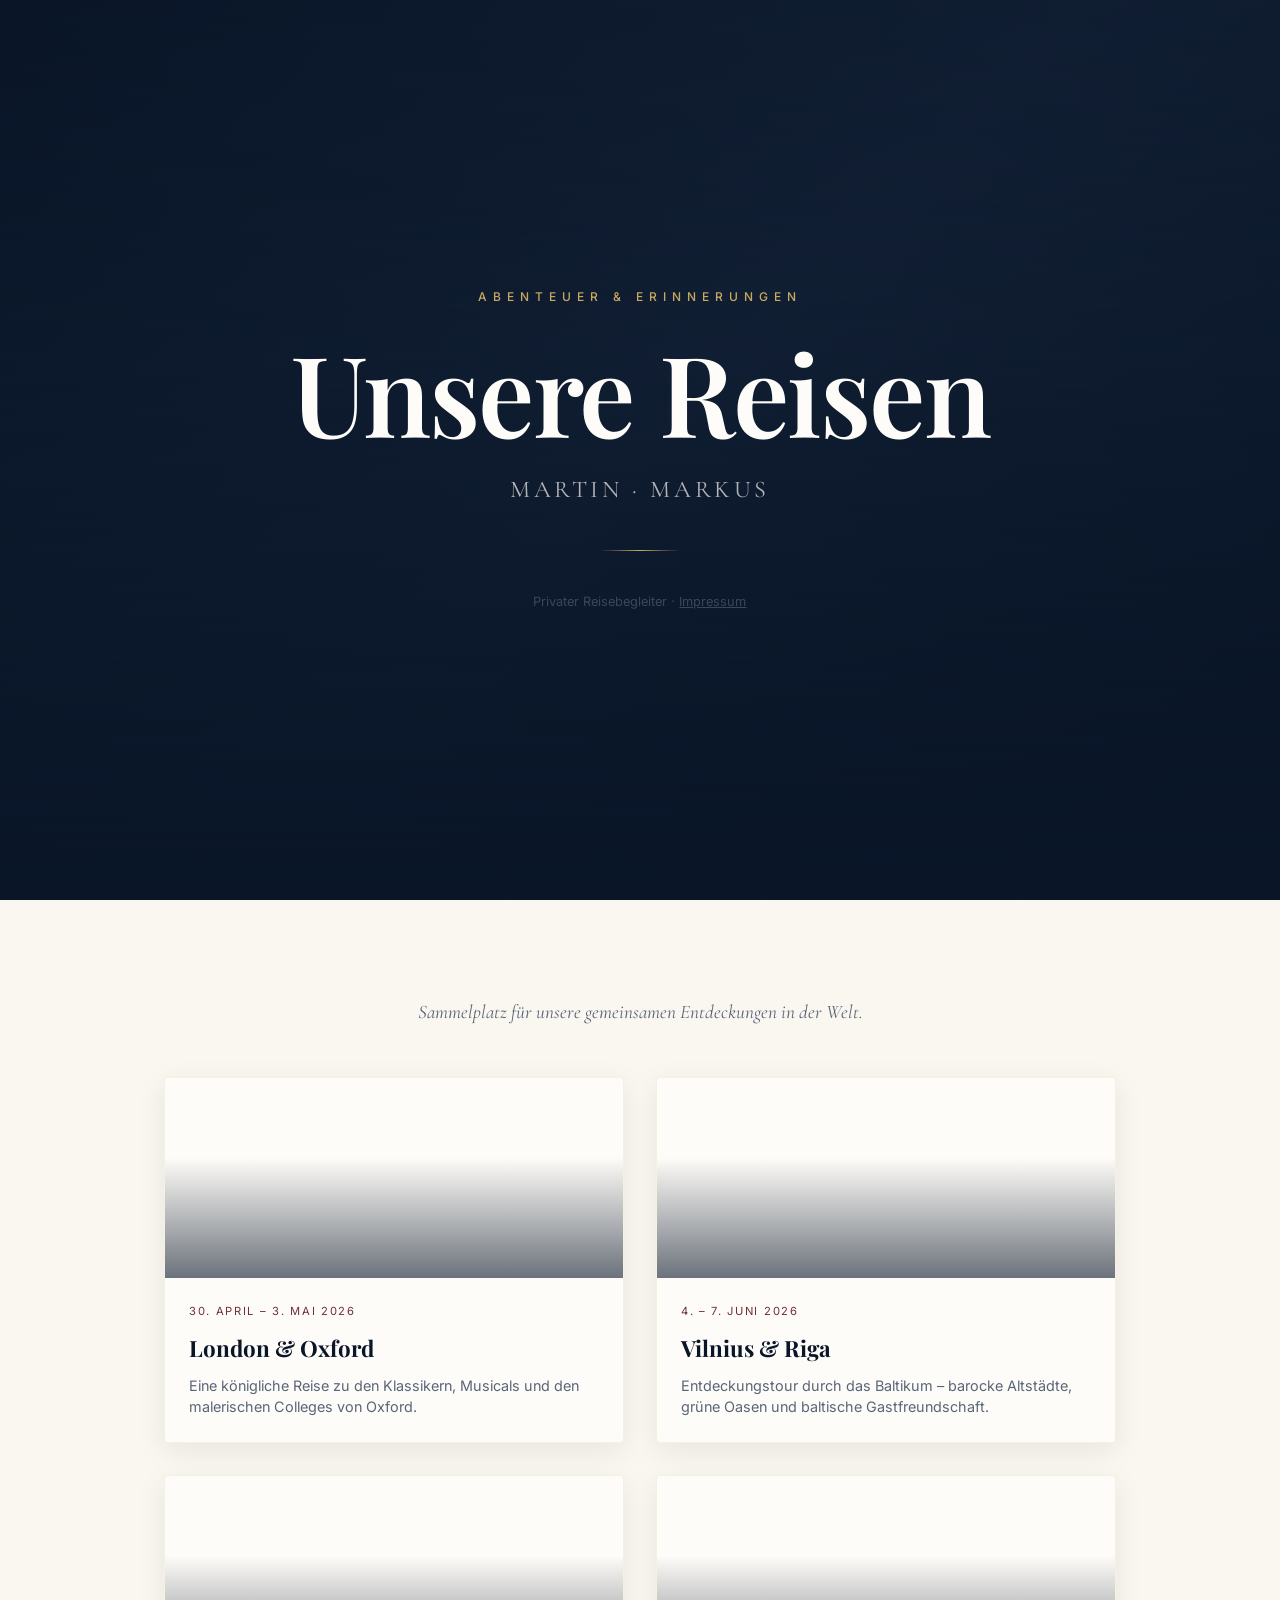
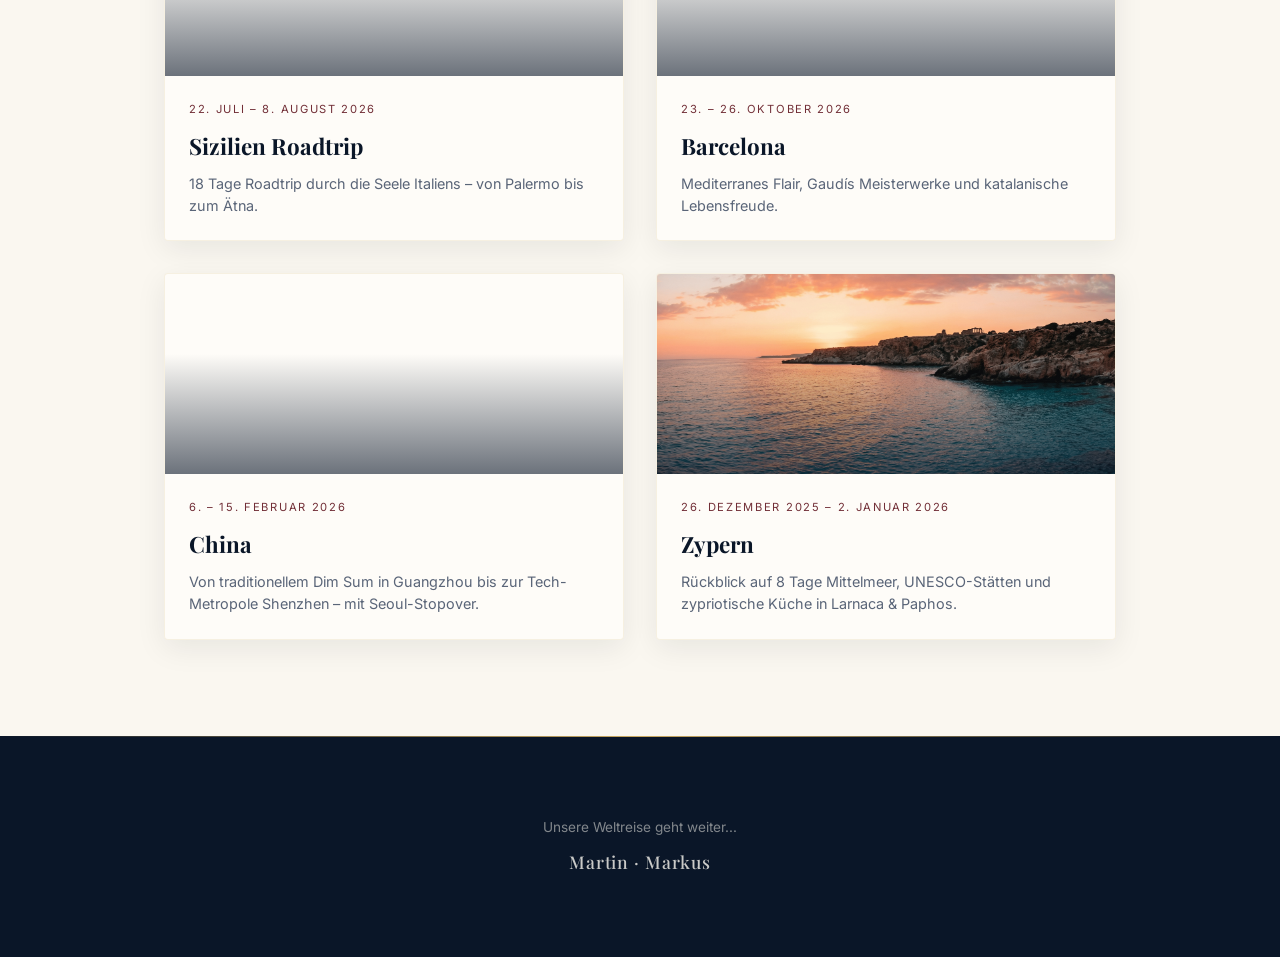
<file: index.html>
<!doctype html>
<html lang="de">
    <head>
        <meta charset="UTF-8" />
        <meta name="viewport" content="width=device-width, initial-scale=1.0" />
        <title>Unsere Reisen | Martin · Markus</title>
        <meta
            name="description"
            content="Reisepläne und Abenteuer von Martin · Markus"
        />
        <meta name="theme-color" content="#0A1628" />
        <link rel="manifest" href="manifest.json" />
        <link
            rel="icon"
            href="data:image/svg+xml,%3Csvg xmlns='http://www.w3.org/2000/svg' viewBox='0 0 100 100'%3E%3Ctext y='.9em' font-size='90'%3E🌍%3C/text%3E%3C/svg%3E"
        />
        <link rel="preconnect" href="https://fonts.googleapis.com" />
        <link rel="preconnect" href="https://fonts.gstatic.com" crossorigin />
        <link
            href="https://fonts.googleapis.com/css2?family=Cormorant+Garamond:ital,wght@0,400;0,500;0,600;0,700;1,400;1,500&family=Inter:wght@300;400;500;600&family=Playfair+Display:ital,wght@0,400;0,500;0,600;0,700;0,800;1,400;1,500&display=swap"
            rel="stylesheet"
        />
        <link rel="stylesheet" href="css/style.css" />
        <style>
            :root {
                --theme-primary: #0a1628;
                --theme-primary-light: #1a2a42;
                --theme-accent: #c9a962;
                --theme-secondary: #722f37;
                --hero-url: url("https://images.unsplash.com/photo-1488646953014-85cb44e25828?w=1920&q=80");
            }

            .trip-grid {
                display: grid;
                grid-template-columns: repeat(auto-fit, minmax(300px, 1fr));
                gap: 2rem;
                margin-top: 3rem;
            }

            .trip-card {
                background: var(--warm-white);
                border-radius: 4px;
                overflow: hidden;
                border: 1px solid rgba(201, 169, 98, 0.15);
                box-shadow: var(--shadow-md);
                transition: var(--transition-base);
                text-decoration: none;
                display: flex;
                flex-direction: column;
            }

            .trip-card:hover {
                transform: translateY(-10px);
                box-shadow: var(--shadow-accent);
                border-color: var(--theme-accent);
            }

            .trip-card-image {
                height: 200px;
                background-size: cover;
                background-position: center;
                position: relative;
            }

            .trip-card-overlay {
                position: absolute;
                inset: 0;
                background: linear-gradient(
                    to top,
                    rgba(10, 22, 40, 0.6) 0%,
                    transparent 60%
                );
            }

            .trip-card-content {
                padding: 1.5rem;
                flex: 1;
            }

            .trip-card-date {
                font-family: "Inter", sans-serif;
                font-size: 0.7rem;
                text-transform: uppercase;
                letter-spacing: 0.15em;
                color: var(--theme-secondary);
                margin-bottom: 0.5rem;
                display: block;
            }

            .trip-card-title {
                font-family: "Playfair Display", serif;
                font-size: 1.4rem;
                color: var(--theme-primary);
                margin-bottom: 0.5rem;
            }

            .trip-card-description {
                font-size: 0.9rem;
                color: var(--text-secondary);
                line-height: 1.5;
            }

            .portal-main {
                padding: 6rem 1.5rem;
            }
        </style>
    </head>
    <body>
        <header>
            <div class="hero-bg"></div>
            <div class="hero-image" id="heroImage"></div>
            <div class="hero-overlay"></div>
            <div class="header-content">
                <p class="header-eyebrow">Abenteuer & Erinnerungen</p>
                <h1>Unsere Reisen</h1>
                <p class="subtitle">Martin · Markus</p>
                <hr class="gold-rule" />
                <div style="text-align: center; margin-top: 1rem">
                    <p
                        style="
                            font-size: 0.8rem;
                            opacity: 0.6;
                            color: var(--text-secondary);
                        "
                    >
                        Privater Reisebegleiter ·
                        <a
                            href="#impressum"
                            style="color: inherit; text-decoration: underline"
                            >Impressum</a
                        >
                    </p>
                </div>
            </div>
        </header>

        <main class="portal-main" style="max-width: 1000px; margin: 0 auto">
            <p class="section-intro text-center" style="font-size: 1.2rem">
                Sammelplatz für unsere gemeinsamen Entdeckungen in der Welt.
            </p>

            <div class="trip-grid">
                <!-- LONDON -->
                <a href="london/index.html" class="trip-card">
                    <div
                        class="trip-card-image"
                        style="
                            background-image: url(&quot;https://images.unsplash.com/photo-1513635269975-59663e0ac1ad?w=800&q=80&quot;);
                        "
                    >
                        <div class="trip-card-overlay"></div>
                    </div>
                    <div class="trip-card-content">
                        <span class="trip-card-date"
                            >30. April – 3. Mai 2026</span
                        >
                        <h2 class="trip-card-title">London & Oxford</h2>
                        <p class="trip-card-description">
                            Eine königliche Reise zu den Klassikern, Musicals
                            und den malerischen Colleges von Oxford.
                        </p>
                    </div>
                </a>

                <!-- VILNIUS -->
                <a href="vilnius/index.html" class="trip-card">
                    <div
                        class="trip-card-image"
                        style="
                            background-image: url(&quot;https://images.unsplash.com/photo-1549891472-991e6bc75d1e?w=800&q=80&quot;);
                        "
                    >
                        <div class="trip-card-overlay"></div>
                    </div>
                    <div class="trip-card-content">
                        <span class="trip-card-date">4. – 7. Juni 2026</span>
                        <h2 class="trip-card-title">Vilnius & Riga</h2>
                        <p class="trip-card-description">
                            Entdeckungstour durch das Baltikum – barocke
                            Altstädte, grüne Oasen und baltische
                            Gastfreundschaft.
                        </p>
                    </div>
                </a>

                <!-- SICILY -->
                <a href="sicily/index.html" class="trip-card">
                    <div
                        class="trip-card-image"
                        style="
                            background-image: url(&quot;https://images.unsplash.com/photo-1523365154888-8a758819b722?w=800&q=80&quot;);
                        "
                    >
                        <div class="trip-card-overlay"></div>
                    </div>
                    <div class="trip-card-content">
                        <span class="trip-card-date"
                            >22. Juli – 8. August 2026</span
                        >
                        <h2 class="trip-card-title">Sizilien Roadtrip</h2>
                        <p class="trip-card-description">
                            18 Tage Roadtrip durch die Seele Italiens – von
                            Palermo bis zum Ätna.
                        </p>
                    </div>
                </a>

                <!-- BARCELONA -->
                <a href="barcelona/index.html" class="trip-card">
                    <div
                        class="trip-card-image"
                        style="
                            background-image: url(&quot;https://images.unsplash.com/photo-1583422409516-2895a77efded?w=800&q=80&quot;);
                        "
                    >
                        <div class="trip-card-overlay"></div>
                    </div>
                    <div class="trip-card-content">
                        <span class="trip-card-date"
                            >23. – 26. Oktober 2026</span
                        >
                        <h2 class="trip-card-title">Barcelona</h2>
                        <p class="trip-card-description">
                            Mediterranes Flair, Gaudís Meisterwerke und
                            katalanische Lebensfreude.
                        </p>
                    </div>
                </a>

                <!-- CHINA -->
                <a href="china/index.html" class="trip-card">
                    <div
                        class="trip-card-image"
                        style="
                            background-image: url(&quot;https://images.unsplash.com/photo-1548919973-5cef591cdbc9?w=800&q=80&quot;);
                        "
                    >
                        <div class="trip-card-overlay"></div>
                    </div>
                    <div class="trip-card-content">
                        <span class="trip-card-date">6. – 15. Februar 2026</span>
                        <h2 class="trip-card-title">China</h2>
                        <p class="trip-card-description">
                            Von traditionellem Dim Sum in Guangzhou bis zur Tech-Metropole Shenzhen – mit Seoul-Stopover.
                        </p>
                    </div>
                </a>

                <!-- ZYPERN -->
                <a href="zypern/index.html" class="trip-card">
                    <div
                        class="trip-card-image"
                        style="
                            background-image: url(&quot;zypern/images/hero-cyprus-sunset.jpg&quot;);
                        "
                    >
                        <div class="trip-card-overlay"></div>
                    </div>
                    <div class="trip-card-content">
                        <span class="trip-card-date">26. Dezember 2025 – 2. Januar 2026</span>
                        <h2 class="trip-card-title">Zypern</h2>
                        <p class="trip-card-description">
                            Rückblick auf 8 Tage Mittelmeer, UNESCO-Stätten und zypriotische Küche in Larnaca &amp; Paphos.
                        </p>
                    </div>
                </a>

                <!-- ==================== IMPRESSUM ==================== -->
                <section
                    id="impressum"
                    class="section"
                    style="
                        padding: 2rem 1.5rem;
                        max-width: 800px;
                        margin: 0 auto;
                        display: none;
                    "
                >
                    <div
                        class="day-card"
                        style="
                            background: var(--card-bg, #0a1628);
                            border-radius: 12px;
                            padding: 2rem;
                            border-left: 4px solid var(--theme-accent, #c9a962);
                            margin-top: 2rem;
                        "
                    >
                        <h2
                            style="
                                font-family:
                                    &quot;Playfair Display&quot;, serif;
                                color: var(--theme-accent, #c9a962);
                                margin-bottom: 1.5rem;
                            "
                        >
                            Impressum
                        </h2>
                        <div
                            style="
                                color: var(
                                    --text-secondary,
                                    rgba(250, 247, 240, 0.7)
                                );
                                line-height: 1.6;
                            "
                        >
                            <p>
                                <strong>Verantwortlich:</strong><br />Martin
                                Danicek · martin@danicek.at
                            </p>
                            <p style="margin-top: 1rem">
                                <strong>Privatnutzung:</strong><br />Diese Seite
                                ist ein privates Projekt zur Reisekoordination.
                            </p>
                            <p style="margin-top: 1rem">
                                <strong>Datenschutz:</strong><br />Keine
                                Datenerfassung. Checklisten verbleiben im
                                lokalen Browser-Speicher.
                            </p>
                            <button
                                onclick="
                                    document.getElementById(
                                        'impressum',
                                    ).style.display = 'none'
                                "
                                style="
                                    margin-top: 1.5rem;
                                    background: transparent;
                                    border: 1px solid
                                        var(--theme-accent, #c9a962);
                                    color: var(--theme-accent, #c9a962);
                                    padding: 0.5rem 1rem;
                                    border-radius: 4px;
                                    cursor: pointer;
                                "
                            >
                                Schließen
                            </button>
                        </div>
                    </div>
                </section>
            </div>
        </main>

        <footer>
            <p>Unsere Weltreise geht weiter...</p>
            <p class="footer-names">Martin · Markus</p>
        </footer>

        <script src="js/main.js"></script>
        <script>
            // Override some global logic for portal if needed
            document.addEventListener("DOMContentLoaded", () => {
                const hash = window.location.hash;
                if (hash === "#impressum") {
                    document.getElementById("impressum").style.display =
                        "block";
                }
                window.addEventListener("hashchange", () => {
                    if (window.location.hash === "#impressum") {
                        document.getElementById("impressum").style.display =
                            "block";
                    }
                });
                // No countdown on portal
            });
        </script>
    </body>
</html>
</file>
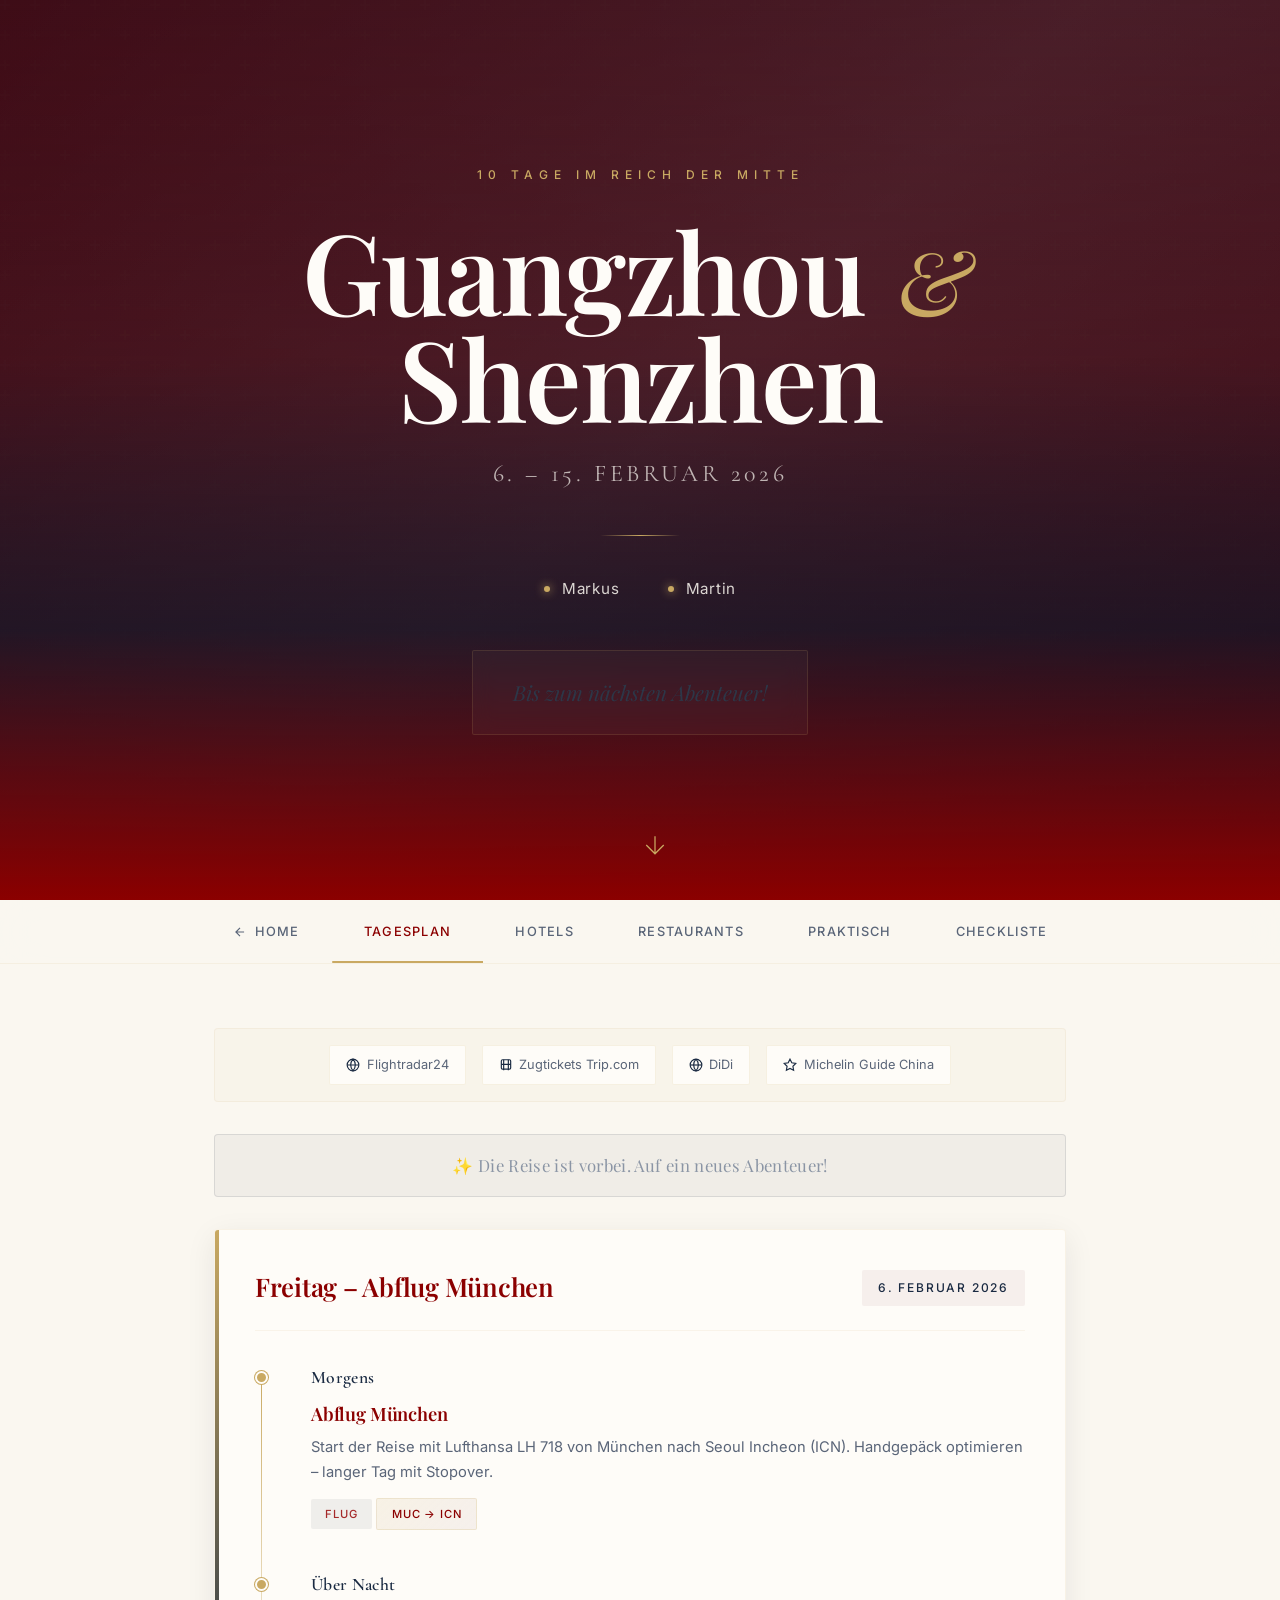
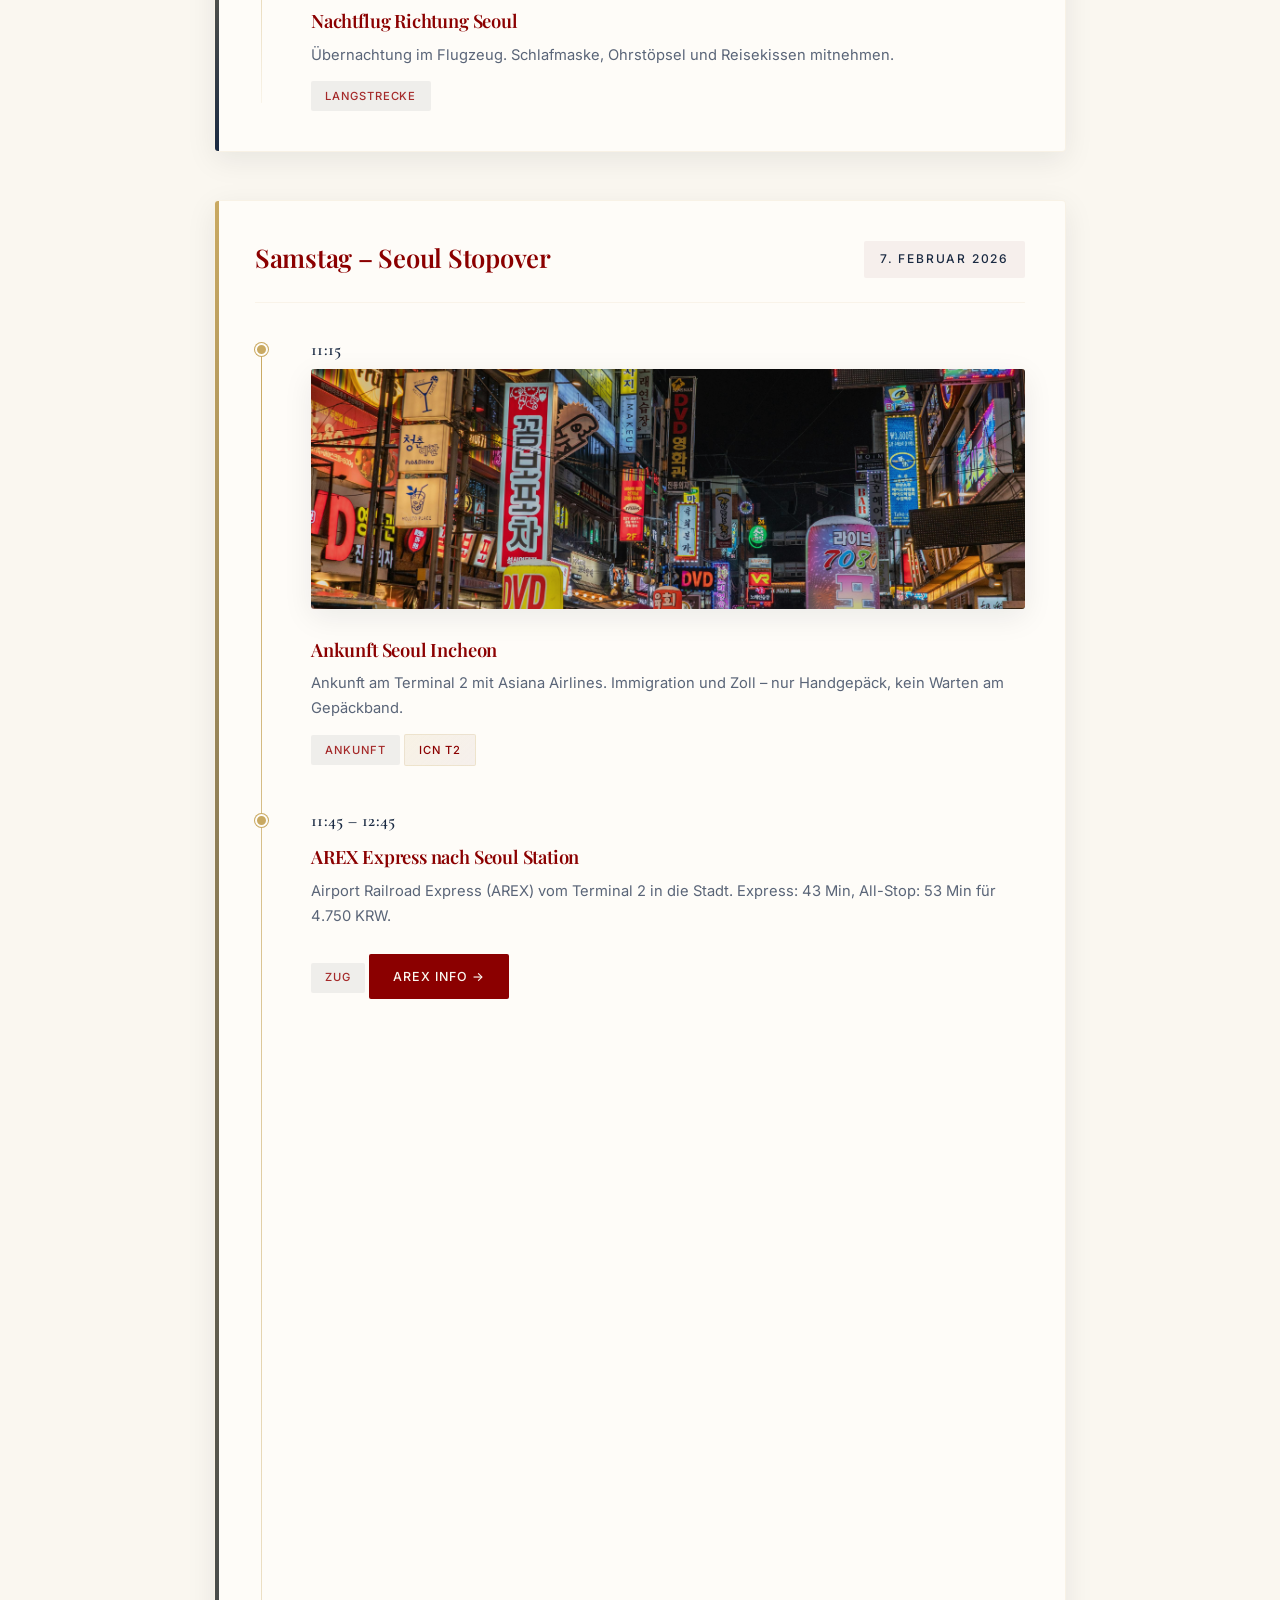
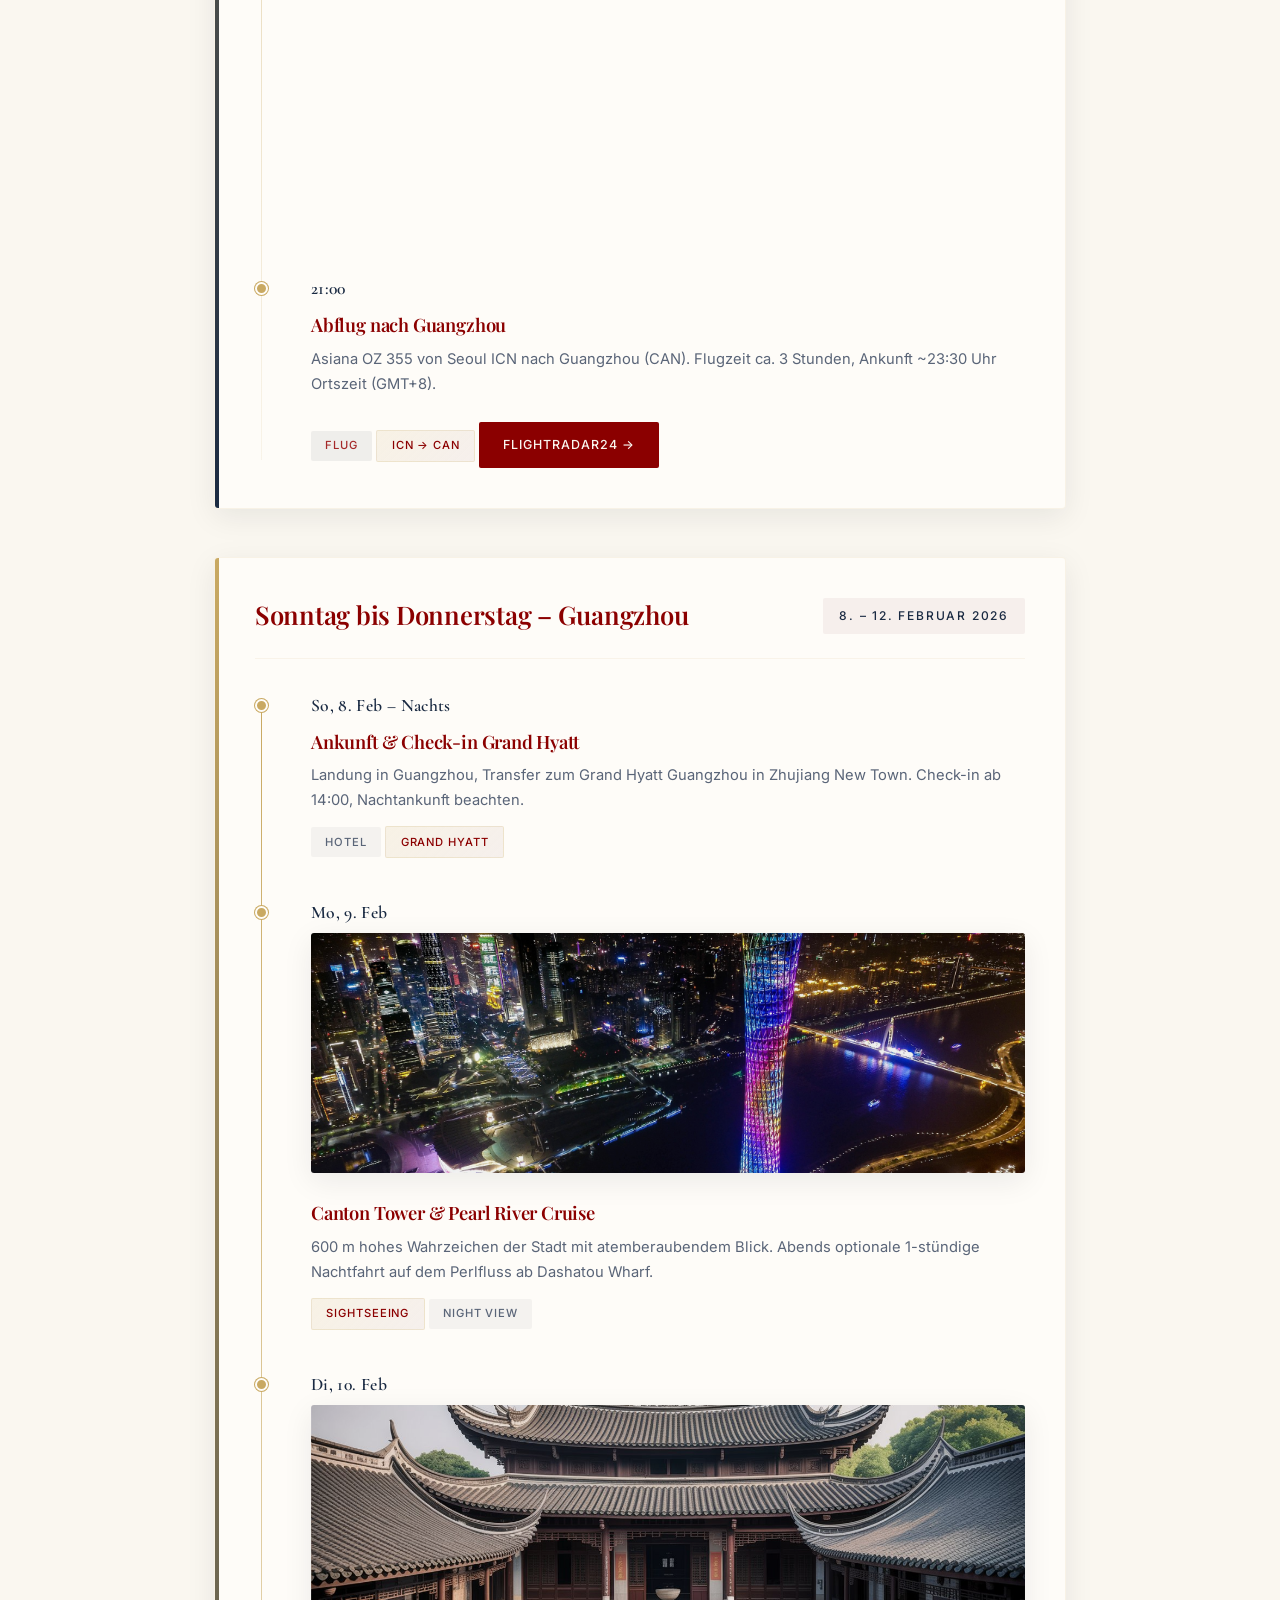
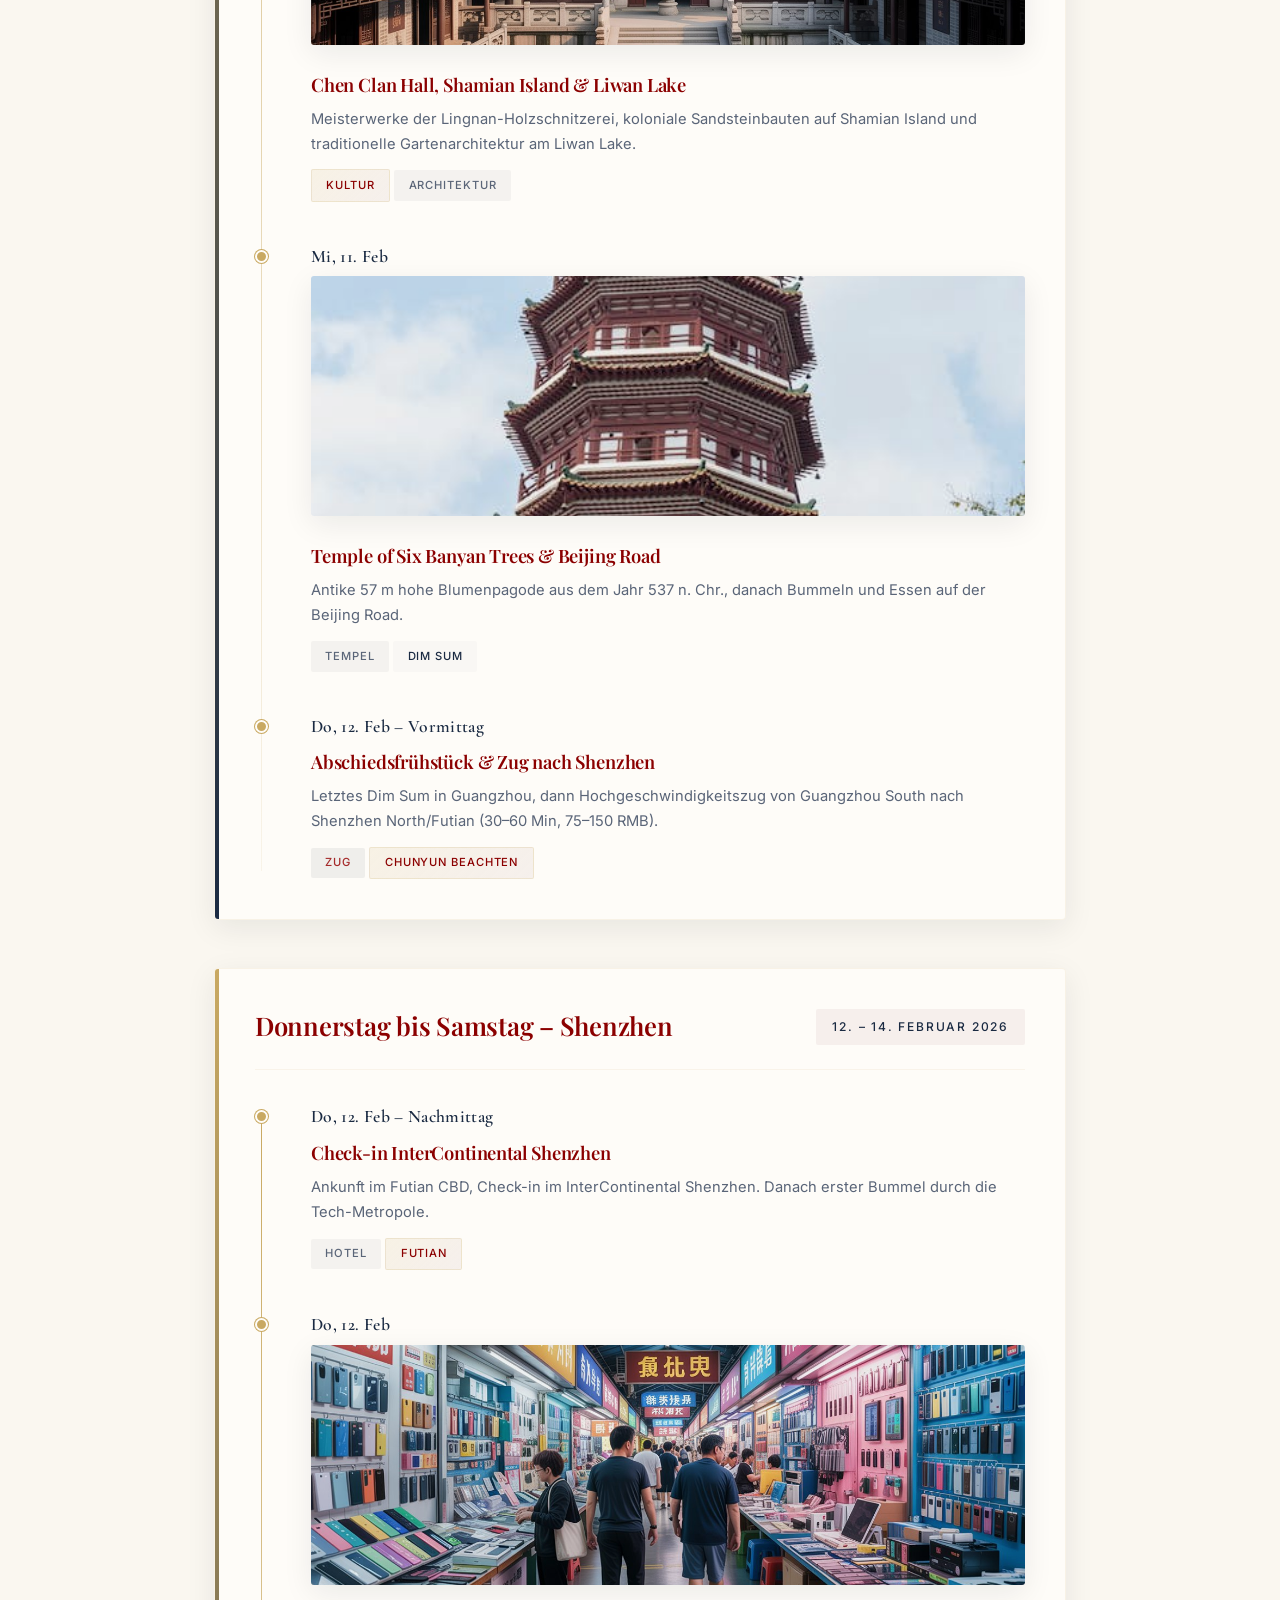
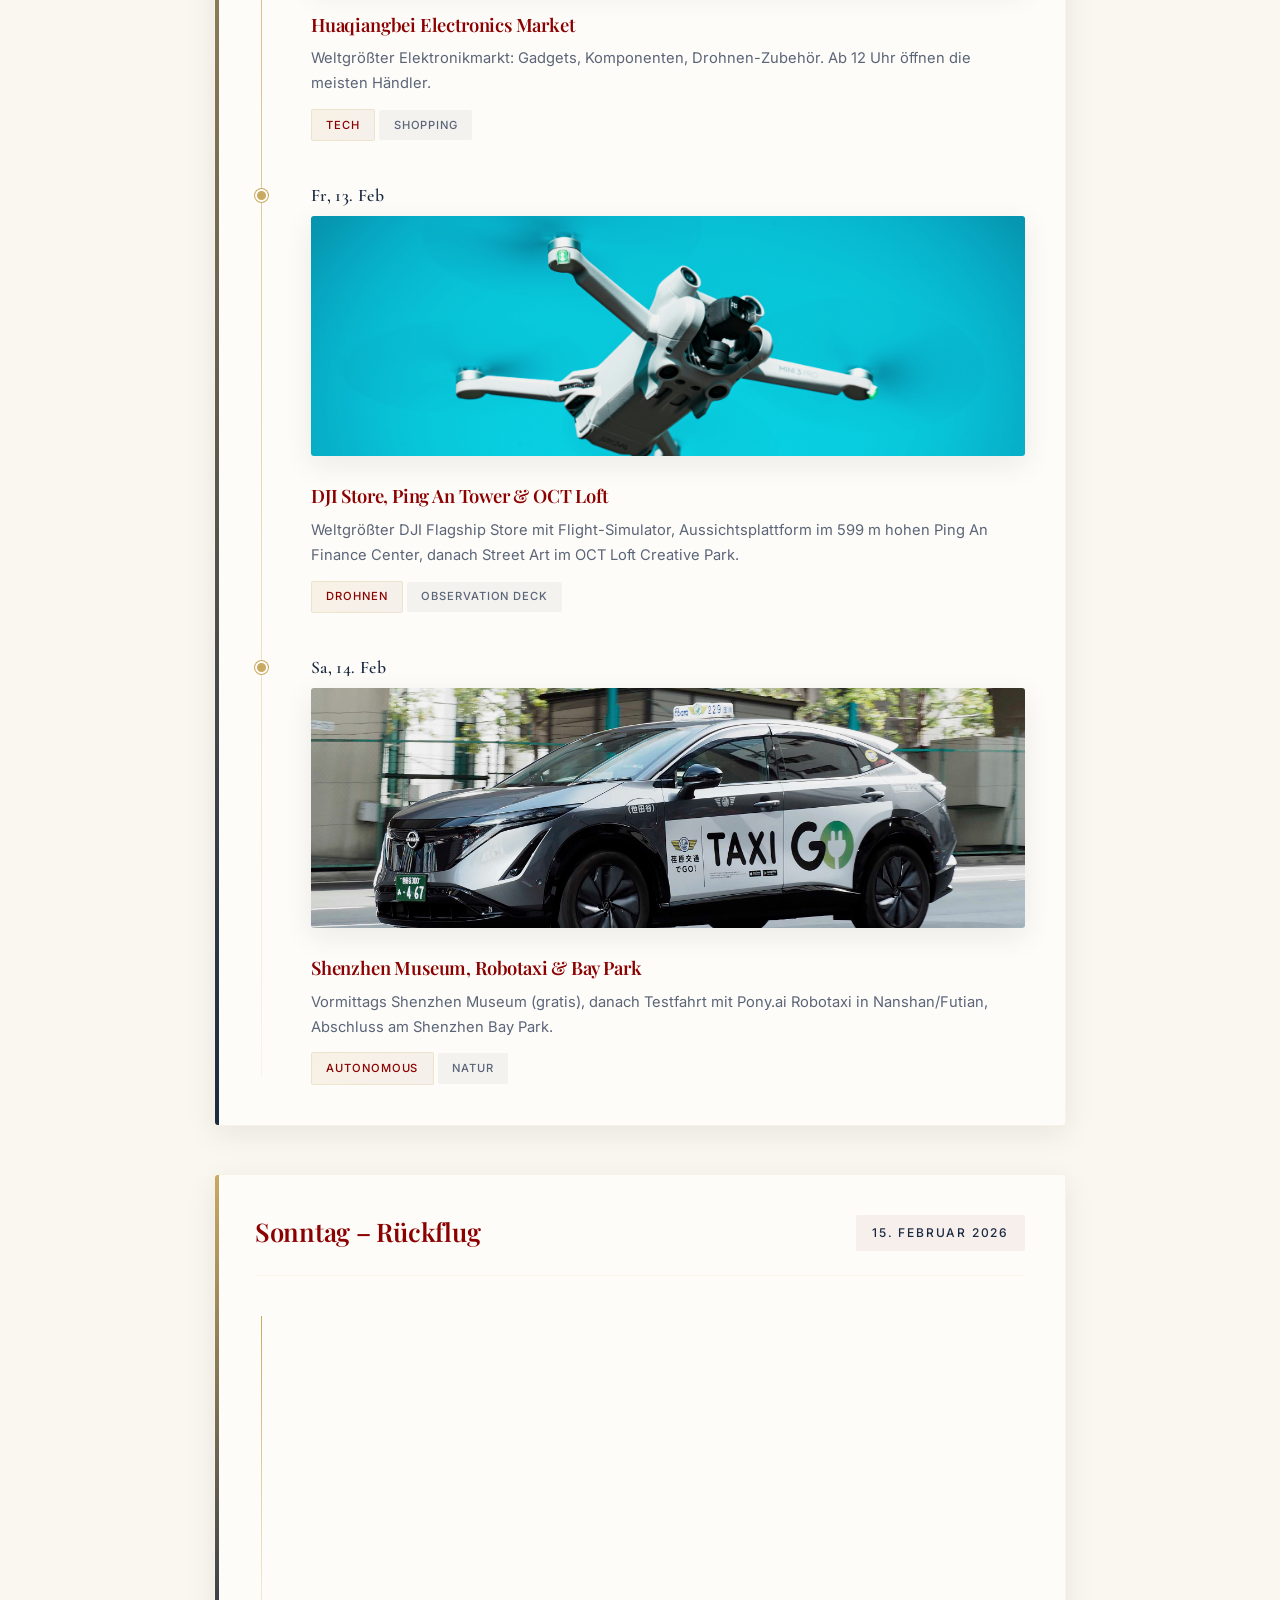
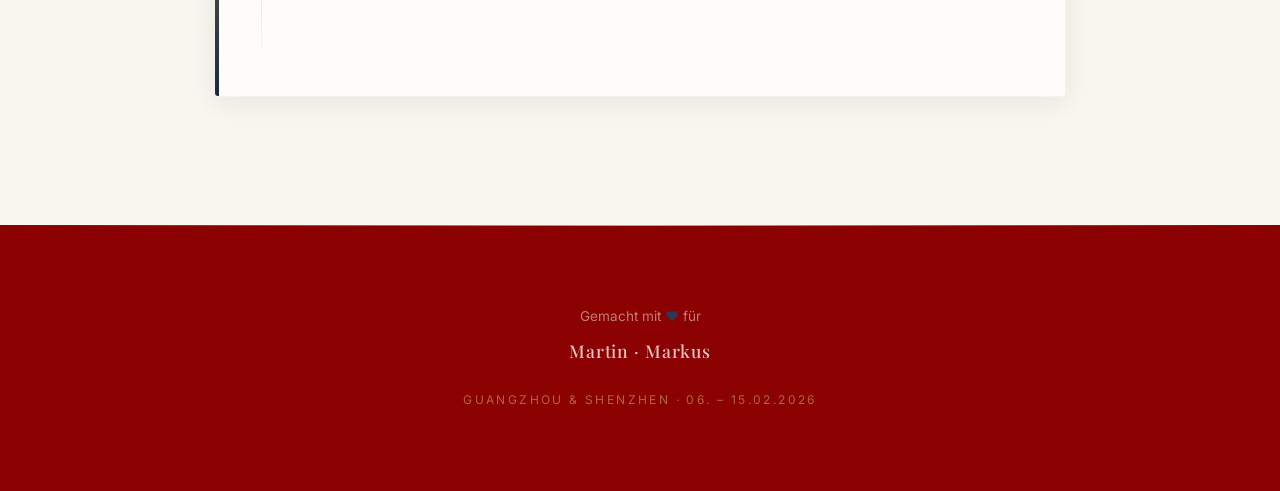
<file: china/index.html>
<!DOCTYPE html>
<html lang="de">
<head>
    <meta charset="UTF-8">
    <meta name="viewport" content="width=device-width, initial-scale=1.0">
    <title>China 2026 | Martin · Markus</title>
    <meta name="description" content="Reiseplan für China - Guangzhou & Shenzhen, 6. bis 15. Februar 2026">
    <meta name="theme-color" content="#8B0000">
    <meta name="apple-mobile-web-app-capable" content="yes">
    <meta name="apple-mobile-web-app-status-bar-style" content="black-translucent">
    <meta name="apple-mobile-web-app-title" content="China 2026">
    <meta property="og:title" content="Guangzhou & Shenzhen 2026">
    <meta property="og:description" content="Reiseplan für China – 6. bis 15. Februar 2026">
    <meta property="og:type" content="website">
    <link rel="manifest" href="../manifest.json">
    <link rel="icon" href="data:image/svg+xml,%3Csvg xmlns='http://www.w3.org/2000/svg' viewBox='0 0 100 100'%3E%3Ctext y='.9em' font-size='90'%3E🇨🇳%3C/text%3E%3C/svg%3E">
    <link rel="preconnect" href="https://fonts.googleapis.com">
    <link rel="preconnect" href="https://fonts.gstatic.com" crossorigin>
    <link rel="preconnect" href="https://images.unsplash.com" crossorigin>
    <link href="https://fonts.googleapis.com/css2?family=Cormorant+Garamond:ital,wght@0,400;0,500;0,600;0,700;1,400;1,500&family=Inter:wght@300;400;500;600&family=Playfair+Display:ital,wght@0,400;0,500;0,600;0,700;0,800;1,400;1,500&display=swap" rel="stylesheet">
    <link rel="stylesheet" href="../css/style.css">
    <style>
        :root {
            /* China-inspired Colour Palette */
            --theme-primary: #8B0000;
            --theme-primary-light: #A52A2A;
            --theme-primary-dark: #5C0000;
            --theme-accent: #C9A962;
            --theme-accent-light: #DDBB70;
            --theme-accent-dark: #A68B4B;
            --theme-secondary: #1A2A42;
            --theme-secondary-light: #2A3A52;
            --theme-accent-opacity: rgba(201, 169, 98, 0.03);
            --theme-secondary-opacity: rgba(26, 42, 66, 0.02);
            --theme-accent-opacity-heavy: rgba(201, 169, 98, 0.12);
            --hero-url: url('https://images.unsplash.com/photo-1548919973-5cef591cdbc9?w=1920&q=80');
        }
    </style>
</head>
<body data-trip-id="china2026">

    <!-- ===== HEADER ===== -->
    <header>
        <div class="hero-bg"></div>
        <div class="hero-pattern"></div>
        <div class="hero-image" id="heroImage"></div>
        <div class="hero-overlay"></div>
        <div class="header-content">
            <p class="header-eyebrow">10 Tage im Reich der Mitte</p>
            <h1>Guangzhou <span class="header-ampersand">&</span> Shenzhen</h1>
            <p class="subtitle">6. – 15. Februar 2026</p>
            <hr class="gold-rule">
            <div class="travelers">
                <div class="traveler"><span class="traveler-dot"></span>Markus</div>
                <div class="traveler"><span class="traveler-dot"></span>Martin</div>
            </div>
            <div class="countdown-container" data-start="2026-02-06T00:00:00" data-end="2026-02-15T23:59:00">
                <div class="countdown" id="countdown"></div>
            </div>
        </div>
        <div class="scroll-indicator">
            <svg viewBox="0 0 24 24"><path d="M12 5v14M19 12l-7 7-7-7"/></svg>
        </div>
    </header>

    <!-- ===== NAVIGATION ===== -->
    <nav id="navbar">
        <div class="nav-container">
            <a href="../index.html" class="nav-btn" style="text-decoration: none; display: flex; align-items: center; gap: 0.5rem;">
                <svg viewBox="0 0 24 24" fill="none" stroke="currentColor" stroke-width="2" style="width:14px;height:14px;"><path d="M19 12H5M12 19l-7-7 7-7"/></svg>
                Home
            </a>
            <button class="nav-btn active" onclick="showSection('plan', this)">Tagesplan</button>
            <button class="nav-btn" onclick="showSection('hotels', this)">Hotels</button>
            <button class="nav-btn" onclick="showSection('restaurants', this)">Restaurants</button>
            <button class="nav-btn" onclick="showSection('praktisch', this)">Praktisch</button>
            <button class="nav-btn" onclick="showSection('checklist', this)">Checkliste</button>
        </div>
    </nav>

    <!-- ===== MAIN ===== -->
    <main>

        <!-- ==================== TAGESPLAN ==================== -->
        <section id="plan" class="section active">

            <!-- Quick Links -->
            <div class="quick-links">
                <a href="https://www.flightradar24.com" target="_blank" class="quick-link">
                    <svg viewBox="0 0 24 24" fill="none" stroke="currentColor" stroke-width="2"><path d="M2 12h20M12 2a15.3 15.3 0 0 1 4 10 15.3 15.3 0 0 1-4 10 15.3 15.3 0 0 1-4-10 15.3 15.3 0 0 1 4-10z"/><circle cx="12" cy="12" r="10"/></svg>
                    Flightradar24
                </a>
                <a href="https://www.trip.com" target="_blank" class="quick-link">
                    <svg viewBox="0 0 24 24" fill="none" stroke="currentColor" stroke-width="2"><rect x="4" y="3" width="16" height="16" rx="2"/><path d="M4 11h16M8 3v18M16 3v18"/></svg>
                    Zugtickets Trip.com
                </a>
                <a href="https://www.didiglobal.com" target="_blank" class="quick-link">
                    <svg viewBox="0 0 24 24" fill="none" stroke="currentColor" stroke-width="2"><circle cx="12" cy="12" r="10"/><path d="M12 2a14.5 14.5 0 0 0 0 20 14.5 14.5 0 0 0 0-20"/><path d="M2 12h20"/></svg>
                    DiDi
                </a>
                <a href="https://guide.michelin.com/cn/en" target="_blank" class="quick-link">
                    <svg viewBox="0 0 24 24" fill="none" stroke="currentColor" stroke-width="2"><polygon points="12 2 15.09 8.26 22 9.27 17 14.14 18.18 21.02 12 17.77 5.82 21.02 7 14.14 2 9.27 8.91 8.26 12 2"/></svg>
                    Michelin Guide China
                </a>
            </div>

            <div class="trip-status" id="tripStatus" style="display: none;"></div>

            <!-- DAY 1 -->
            <div class="day-card" data-date="2026-02-06">
                <div class="day-header">
                    <h2 class="day-title">Freitag – Abflug München</h2>
                    <span class="day-date">6. Februar 2026</span>
                </div>
                <div class="timeline">
                    <div class="timeline-item">
                        <div class="timeline-time">Morgens</div>
                        <div class="timeline-content">
                            <h3>Abflug München</h3>
                            <p>Start der Reise mit Lufthansa LH 718 von München nach Seoul Incheon (ICN). Handgepäck optimieren – langer Tag mit Stopover.</p>
                            <span class="tag transport">Flug</span>
                            <span class="tag highlight">MUC → ICN</span>
                        </div>
                    </div>
                    <div class="timeline-item">
                        <div class="timeline-time">Über Nacht</div>
                        <div class="timeline-content">
                            <h3>Nachtflug Richtung Seoul</h3>
                            <p>Übernachtung im Flugzeug. Schlafmaske, Ohrstöpsel und Reisekissen mitnehmen.</p>
                            <span class="tag transport">Langstrecke</span>
                        </div>
                    </div>
                </div>
            </div>

            <!-- DAY 2 -->
            <div class="day-card" data-date="2026-02-07">
                <div class="day-header">
                    <h2 class="day-title">Samstag – Seoul Stopover</h2>
                    <span class="day-date">7. Februar 2026</span>
                </div>
                <div class="timeline">
                    <div class="timeline-item">
                        <div class="timeline-time">11:15</div>
                        <div class="timeline-content">
                            <img src="images/seoul/seoul-hongdae.jpg" alt="Hongdae Seoul" class="location-image" loading="lazy">
                            <h3>Ankunft Seoul Incheon</h3>
                            <p>Ankunft am Terminal 2 mit Asiana Airlines. Immigration und Zoll – nur Handgepäck, kein Warten am Gepäckband.</p>
                            <span class="tag transport">Ankunft</span>
                            <span class="tag highlight">ICN T2</span>
                        </div>
                    </div>
                    <div class="timeline-item">
                        <div class="timeline-time">11:45 – 12:45</div>
                        <div class="timeline-content">
                            <h3>AREX Express nach Seoul Station</h3>
                            <p>Airport Railroad Express (AREX) vom Terminal 2 in die Stadt. Express: 43 Min, All-Stop: 53 Min für 4.750 KRW.</p>
                            <span class="tag transport">Zug</span>
                            <a href="https://www.arex.or.kr/main/eng/" target="_blank" class="btn" style="margin-top: 0.8rem;">AREX Info →</a>
                        </div>
                    </div>
                    <div class="timeline-item">
                        <div class="timeline-time">13:30 – 14:00</div>
                        <div class="timeline-content">
                            <img src="images/food/korean-street-food.jpg" alt="Korean Street Food" class="location-image" loading="lazy">
                            <h3>Street Food in Hongdae</h3>
                            <p>Tteokbokki, Hotteok, Kimbap und mehr in Seouls trendigstem Viertel rund um die Hongik University.</p>
                            <span class="tag food">Street Food</span>
                            <span class="tag highlight">Hongdae</span>
                        </div>
                    </div>
                    <div class="timeline-item">
                        <div class="timeline-time">14:00 – 18:00</div>
                        <div class="timeline-content">
                            <h3>Gebuchte Tour „Trendy Hub of Youth“</h3>
                            <p>4-stündige Walking Tour durch Hongdae (Reservierung CT189820): Mural Street, Busking, K-Pop Shops, Mode und Cafés.</p>
                            <span class="tag highlight">Tour</span>
                            <span class="tag">CT189820</span>
                        </div>
                    </div>
                    <div class="timeline-item">
                        <div class="timeline-time">18:00 – 19:30</div>
                        <div class="timeline-content">
                            <h3>Freizeit in Hongdae</h3>
                            <p>Zeit für letzte Souvenirs, K-Beauty Shopping oder ein Café, bevor es zurück zum Flughafen geht.</p>
                            <span class="tag">Freizeit</span>
                        </div>
                    </div>
                    <div class="timeline-item">
                        <div class="timeline-time">21:00</div>
                        <div class="timeline-content">
                            <h3>Abflug nach Guangzhou</h3>
                            <p>Asiana OZ 355 von Seoul ICN nach Guangzhou (CAN). Flugzeit ca. 3 Stunden, Ankunft ~23:30 Uhr Ortszeit (GMT+8).</p>
                            <span class="tag transport">Flug</span>
                            <span class="tag highlight">ICN → CAN</span>
                            <a href="https://www.flightradar24.com/data/flights/oz355" target="_blank" class="btn" style="margin-top: 0.8rem;">Flightradar24 →</a>
                        </div>
                    </div>
                </div>
            </div>

            <!-- DAY 3-7: Guangzhou -->
            <div class="day-card" data-date="2026-02-08">
                <div class="day-header">
                    <h2 class="day-title">Sonntag bis Donnerstag – Guangzhou</h2>
                    <span class="day-date">8. – 12. Februar 2026</span>
                </div>
                <div class="timeline">
                    <div class="timeline-item">
                        <div class="timeline-time">So, 8. Feb – Nachts</div>
                        <div class="timeline-content">
                            <h3>Ankunft & Check-in Grand Hyatt</h3>
                            <p>Landung in Guangzhou, Transfer zum Grand Hyatt Guangzhou in Zhujiang New Town. Check-in ab 14:00, Nachtankunft beachten.</p>
                            <span class="tag">Hotel</span>
                            <span class="tag highlight">Grand Hyatt</span>
                        </div>
                    </div>
                    <div class="timeline-item">
                        <div class="timeline-time">Mo, 9. Feb</div>
                        <div class="timeline-content">
                            <img src="images/guangzhou/guangzhou-canton-tower-night.jpg" alt="Canton Tower" class="location-image" loading="lazy">
                            <h3>Canton Tower & Pearl River Cruise</h3>
                            <p>600 m hohes Wahrzeichen der Stadt mit atemberaubendem Blick. Abends optionale 1-stündige Nachtfahrt auf dem Perlfluss ab Dashatou Wharf.</p>
                            <span class="tag highlight">Sightseeing</span>
                            <span class="tag">Night View</span>
                        </div>
                    </div>
                    <div class="timeline-item">
                        <div class="timeline-time">Di, 10. Feb</div>
                        <div class="timeline-content">
                            <img src="images/guangzhou/chen-clan-hall.jpg" alt="Chen Clan Ancestral Hall" class="location-image" loading="lazy">
                            <h3>Chen Clan Hall, Shamian Island & Liwan Lake</h3>
                            <p>Meisterwerke der Lingnan-Holzschnitzerei, koloniale Sandsteinbauten auf Shamian Island und traditionelle Gartenarchitektur am Liwan Lake.</p>
                            <span class="tag highlight">Kultur</span>
                            <span class="tag">Architektur</span>
                        </div>
                    </div>
                    <div class="timeline-item">
                        <div class="timeline-time">Mi, 11. Feb</div>
                        <div class="timeline-content">
                            <img src="images/guangzhou/temple-six-banyan.jpg" alt="Temple of Six Banyan Trees" class="location-image" loading="lazy">
                            <h3>Temple of Six Banyan Trees & Beijing Road</h3>
                            <p>Antike 57 m hohe Blumenpagode aus dem Jahr 537 n. Chr., danach Bummeln und Essen auf der Beijing Road.</p>
                            <span class="tag">Tempel</span>
                            <span class="tag food">Dim Sum</span>
                        </div>
                    </div>
                    <div class="timeline-item">
                        <div class="timeline-time">Do, 12. Feb – Vormittag</div>
                        <div class="timeline-content">
                            <h3>Abschiedsfrühstück & Zug nach Shenzhen</h3>
                            <p>Letztes Dim Sum in Guangzhou, dann Hochgeschwindigkeitszug von Guangzhou South nach Shenzhen North/Futian (30–60 Min, 75–150 RMB).</p>
                            <span class="tag transport">Zug</span>
                            <span class="tag highlight">Chunyun beachten</span>
                        </div>
                    </div>
                </div>
            </div>

            <!-- DAY 8-10: Shenzhen -->
            <div class="day-card" data-date="2026-02-12">
                <div class="day-header">
                    <h2 class="day-title">Donnerstag bis Samstag – Shenzhen</h2>
                    <span class="day-date">12. – 14. Februar 2026</span>
                </div>
                <div class="timeline">
                    <div class="timeline-item">
                        <div class="timeline-time">Do, 12. Feb – Nachmittag</div>
                        <div class="timeline-content">
                            <h3>Check-in InterContinental Shenzhen</h3>
                            <p>Ankunft im Futian CBD, Check-in im InterContinental Shenzhen. Danach erster Bummel durch die Tech-Metropole.</p>
                            <span class="tag">Hotel</span>
                            <span class="tag highlight">Futian</span>
                        </div>
                    </div>
                    <div class="timeline-item">
                        <div class="timeline-time">Do, 12. Feb</div>
                        <div class="timeline-content">
                            <img src="images/shenzhen/huaqiangbei-market.jpg" alt="Huaqiangbei Market" class="location-image" loading="lazy">
                            <h3>Huaqiangbei Electronics Market</h3>
                            <p>Weltgrößter Elektronikmarkt: Gadgets, Komponenten, Drohnen-Zubehör. Ab 12 Uhr öffnen die meisten Händler.</p>
                            <span class="tag highlight">Tech</span>
                            <span class="tag">Shopping</span>
                        </div>
                    </div>
                    <div class="timeline-item">
                        <div class="timeline-time">Fr, 13. Feb</div>
                        <div class="timeline-content">
                            <img src="images/shenzhen/dji-drone.jpg" alt="DJI Flagship Store" class="location-image" loading="lazy">
                            <h3>DJI Store, Ping An Tower & OCT Loft</h3>
                            <p>Weltgrößter DJI Flagship Store mit Flight-Simulator, Aussichtsplattform im 599 m hohen Ping An Finance Center, danach Street Art im OCT Loft Creative Park.</p>
                            <span class="tag highlight">Drohnen</span>
                            <span class="tag">Observation Deck</span>
                        </div>
                    </div>
                    <div class="timeline-item">
                        <div class="timeline-time">Sa, 14. Feb</div>
                        <div class="timeline-content">
                            <img src="images/shenzhen/robotaxi.jpg" alt="Pony.ai Robotaxi" class="location-image" loading="lazy">
                            <h3>Shenzhen Museum, Robotaxi & Bay Park</h3>
                            <p>Vormittags Shenzhen Museum (gratis), danach Testfahrt mit Pony.ai Robotaxi in Nanshan/Futian, Abschluss am Shenzhen Bay Park.</p>
                            <span class="tag highlight">Autonomous</span>
                            <span class="tag">Natur</span>
                        </div>
                    </div>
                </div>
            </div>

            <!-- DAY 11: Return -->
            <div class="day-card" data-date="2026-02-15">
                <div class="day-header">
                    <h2 class="day-title">Sonntag – Rückflug</h2>
                    <span class="day-date">15. Februar 2026</span>
                </div>
                <div class="timeline">
                    <div class="timeline-item">
                        <div class="timeline-time">Vormittag</div>
                        <div class="timeline-content">
                            <h3>Check-out & Transfer zum Flughafen</h3>
                            <p>Letzte Vorbereitungen, Gepäck packen und Transfer zum Flughafen Shenzhen oder Guangzhou für den Heimflug.</p>
                            <span class="tag transport">Transfer</span>
                        </div>
                    </div>
                    <div class="timeline-item">
                        <div class="timeline-time">Nachmittag</div>
                        <div class="timeline-content">
                            <h3>Rückflug Shanghai → München</h3>
                            <p>Verbindung über Shanghai zurück nach München. Bis zum nächsten Abenteuer!</p>
                            <span class="tag transport">Flug</span>
                            <span class="tag highlight">Goodbye China</span>
                        </div>
                    </div>
                </div>
            </div>

        </section>

        <!-- ==================== HOTELS ==================== -->
        <section id="hotels" class="section">
            <div class="day-card">
                <div class="day-header">
                    <h2 class="day-title">Unterkünfte</h2>
                </div>
                <p class="section-intro">Beide Hotels liegen zentral und bieten Infinity Pool sowie Premiumlage mit Blick auf die Stadt.</p>

                <div class="restaurant-grid">
                    <!-- Grand Hyatt Guangzhou -->
                    <div class="restaurant-card">
                        <div class="restaurant-image-container">
                            <img src="images/guangzhou/grand-hyatt-guangzhou.jpg" alt="Grand Hyatt Guangzhou" class="restaurant-image" loading="lazy">
                            <div class="restaurant-image-overlay"></div>
                        </div>
                        <div class="restaurant-content">
                            <h3 class="restaurant-name">Grand Hyatt Guangzhou</h3>
                            <p class="restaurant-type">Guangzhou · 5 Sterne · Zhujiang New Town</p>
                            <div class="restaurant-details">
                                <div class="restaurant-detail">
                                    <svg viewBox="0 0 24 24" fill="none" stroke="currentColor" stroke-width="2"><path d="M21 10c0 7-9 13-9 13s-9-6-9-13a9 9 0 0 1 18 0z"/><circle cx="12" cy="10" r="3"/></svg>
                                    12 Zhu Jiang Xi Lu, Tian He Qu, Guangzhou
                                </div>
                                <div class="restaurant-detail">
                                    <svg viewBox="0 0 24 24" fill="none" stroke="currentColor" stroke-width="2"><rect x="3" y="4" width="18" height="18" rx="2" ry="2"/><line x1="16" y1="2" x2="16" y2="6"/><line x1="8" y1="2" x2="8" y2="6"/><line x1="3" y1="10" x2="21" y2="10"/></svg>
                                    8. – 12. Februar 2026 (4 Nächte)
                                </div>
                                <div class="restaurant-detail">
                                    <svg viewBox="0 0 24 24" fill="none" stroke="currentColor" stroke-width="2"><path d="M20 21v-2a4 4 0 0 0-4-4H8a4 4 0 0 0-4 4v2"/><circle cx="12" cy="7" r="4"/></svg>
                                    Bestätigung Nr. 4434469168
                                </div>
                                <div class="restaurant-detail">
                                    <svg viewBox="0 0 24 24" fill="none" stroke="currentColor" stroke-width="2"><path d="M14 2H6a2 2 0 0 0-2 2v16a2 2 0 0 0 2 2h12a2 2 0 0 0 2-2V8z"/><polyline points="14 2 14 8 20 8"/></svg>
                                    Blick auf Canton Tower, Infinity Pool
                                </div>
                            </div>
                            <div style="display: flex; gap: 0.5rem; flex-wrap: wrap;">
                                <a href="https://www.hyatt.com/de-de/hotel/china/grand-hyatt-guangzhou/guanggh" target="_blank" class="btn">Website →</a>
                                <a href="https://www.booking.com/hotel/cn/grand-hyatt-guangzhou.html" target="_blank" class="btn btn-secondary">Booking.com →</a>
                            </div>
                        </div>
                    </div>

                    <!-- InterContinental Shenzhen -->
                    <div class="restaurant-card">
                        <div class="restaurant-image-container">
                            <img src="images/shenzhen/intercontinental-shenzhen.jpg" alt="InterContinental Shenzhen" class="restaurant-image" loading="lazy">
                            <div class="restaurant-image-overlay"></div>
                        </div>
                        <div class="restaurant-content">
                            <h3 class="restaurant-name">InterContinental Shenzhen</h3>
                            <p class="restaurant-type">Shenzhen · 5 Sterne · Futian CBD</p>
                            <div class="restaurant-details">
                                <div class="restaurant-detail">
                                    <svg viewBox="0 0 24 24" fill="none" stroke="currentColor" stroke-width="2"><path d="M21 10c0 7-9 13-9 13s-9-6-9-13a9 9 0 0 1 18 0z"/><circle cx="12" cy="10" r="3"/></svg>
                                    9009 Shennan Da Dao, Futian District, Shenzhen
                                </div>
                                <div class="restaurant-detail">
                                    <svg viewBox="0 0 24 24" fill="none" stroke="currentColor" stroke-width="2"><rect x="3" y="4" width="18" height="18" rx="2" ry="2"/><line x1="16" y1="2" x2="16" y2="6"/><line x1="8" y1="2" x2="8" y2="6"/><line x1="3" y1="10" x2="21" y2="10"/></svg>
                                    12. – 15. Februar 2026 (3 Nächte)
                                </div>
                                <div class="restaurant-detail">
                                    <svg viewBox="0 0 24 24" fill="none" stroke="currentColor" stroke-width="2"><path d="M20 21v-2a4 4 0 0 0-4-4H8a4 4 0 0 0-4 4v2"/><circle cx="12" cy="7" r="4"/></svg>
                                    Bestätigung Nr. IC-SZ-2026
                                </div>
                                <div class="restaurant-detail">
                                    <svg viewBox="0 0 24 24" fill="none" stroke="currentColor" stroke-width="2"><path d="M14 2H6a2 2 0 0 0-2 2v16a2 2 0 0 0 2 2h12a2 2 0 0 0 2-2V8z"/><polyline points="14 2 14 8 20 8"/></svg>
                                    Civic Center Blick, Infinity Pool
                                </div>
                            </div>
                            <div style="display: flex; gap: 0.5rem; flex-wrap: wrap;">
                                <a href="https://www.ihg.com/intercontinental/hotels/us/en/shenzhen/szxha/hoteldetail" target="_blank" class="btn">Website →</a>
                                <a href="https://www.booking.com/hotel/cn/intercontinental-shenzhen.html" target="_blank" class="btn btn-secondary">Booking.com →</a>
                            </div>
                        </div>
                    </div>
                </div>
            </div>
        </section>

        <!-- ==================== RESTAURANTS ==================== -->
        <section id="restaurants" class="section">
            <div class="day-card">
                <div class="day-header">
                    <h2 class="day-title">Restaurants & Kulinarik</h2>
                </div>
                <p class="section-intro">Kantonesisches Dim Sum, Michelin-Sterne-Restaurants und lokale Institutionen in Guangzhou.</p>

                <div class="restaurant-grid">
                    <!-- Bing Sheng Mansion -->
                    <div class="restaurant-card">
                        <div class="restaurant-image-container">
                            <img src="images/guangzhou/guangzhou-dim-sum.jpg" alt="Dim Sum" class="restaurant-image" loading="lazy">
                            <div class="restaurant-image-overlay"></div>
                        </div>
                        <div class="restaurant-content">
                            <h3 class="restaurant-name">⭐ Bing Sheng Mansion</h3>
                            <p class="restaurant-type">Guangzhou · Michelin-Stern · Fine Dining Dim Sum</p>
                            <div class="restaurant-details">
                                <div class="restaurant-detail">
                                    <svg viewBox="0 0 24 24" fill="none" stroke="currentColor" stroke-width="2"><path d="M21 10c0 7-9 13-9 13s-9-6-9-13a9 9 0 0 1 18 0z"/><circle cx="12" cy="10" r="3"/></svg>
                                    Guangzhou, Zhujiang New Town
                                </div>
                                <div class="restaurant-detail">
                                    <svg viewBox="0 0 24 24" fill="none" stroke="currentColor" stroke-width="2"><circle cx="12" cy="12" r="10"/><polyline points="12 6 12 12 16 14"/></svg>
                                    Reservierung empfohlen
                                </div>
                                <div class="restaurant-detail">
                                    <svg viewBox="0 0 24 24" fill="none" stroke="currentColor" stroke-width="2"><path d="M12 2L2 7l10 5 10-5-10-5zM2 17l10 5 10-5M2 12l10 5 10-5"/></svg>
                                    Exquisites Char Siu, Pineapple Buns, Weißer-Handschuh-Service
                                </div>
                            </div>
                            <a href="https://guide.michelin.com/hk/en/selection/restaurants/bing-sheng-mansion" target="_blank" class="btn">Michelin Guide →</a>
                        </div>
                    </div>

                    <!-- Tao Tao Ju -->
                    <div class="restaurant-card">
                        <div class="restaurant-image-container">
                            <img src="images/food/dim-sum-basket.jpg" alt="Dim Sum Basket" class="restaurant-image" loading="lazy">
                            <div class="restaurant-image-overlay"></div>
                        </div>
                        <div class="restaurant-content">
                            <h3 class="restaurant-name">🏮 Tao Tao Ju</h3>
                            <p class="restaurant-type">Guangzhou · Traditionell seit 1880</p>
                            <div class="restaurant-details">
                                <div class="restaurant-detail">
                                    <svg viewBox="0 0 24 24" fill="none" stroke="currentColor" stroke-width="2"><path d="M21 10c0 7-9 13-9 13s-9-6-9-13a9 9 0 0 1 18 0z"/><circle cx="12" cy="10" r="3"/></svg>
                                    Shangxiajiu, Guangzhou
                                </div>
                                <div class="restaurant-detail">
                                    <svg viewBox="0 0 24 24" fill="none" stroke="currentColor" stroke-width="2"><circle cx="12" cy="12" r="10"/><polyline points="12 6 12 12 16 14"/></svg>
                                    Vor 10 Uhr kommen!
                                </div>
                                <div class="restaurant-detail">
                                    <svg viewBox="0 0 24 24" fill="none" stroke="currentColor" stroke-width="2"><path d="M12 2L2 7l10 5 10-5-10-5zM2 17l10 5 10-5M2 12l10 5 10-5"/></svg>
                                    Har Gow Spezialität, authentische Atmosphäre, günstige Preise
                                </div>
                            </div>
                            <span class="tag highlight">Local Favorite</span>
                        </div>
                    </div>

                    <!-- Dian Du De -->
                    <div class="restaurant-card">
                        <div class="restaurant-image-container">
                            <img src="images/food/chinese-dumplings.jpg" alt="Dumplings" class="restaurant-image" loading="lazy">
                            <div class="restaurant-image-overlay"></div>
                        </div>
                        <div class="restaurant-content">
                            <h3 class="restaurant-name">🥟 Dian Du De</h3>
                            <p class="restaurant-type">Guangzhou · Dumpling-Spezialist seit den 1930ern</p>
                            <div class="restaurant-details">
                                <div class="restaurant-detail">
                                    <svg viewBox="0 0 24 24" fill="none" stroke="currentColor" stroke-width="2"><path d="M21 10c0 7-9 13-9 13s-9-6-9-13a9 9 0 0 1 18 0z"/><circle cx="12" cy="10" r="3"/></svg>
                                    Mehrere Standorte in Guangzhou
                                </div>
                                <div class="restaurant-detail">
                                    <svg viewBox="0 0 24 24" fill="none" stroke="currentColor" stroke-width="2"><path d="M12 2L2 7l10 5 10-5-10-5zM2 17l10 5 10-5M2 12l10 5 10-5"/></svg>
                                    Handgemachte Dumplings, frische Zutaten, lokale Institution
                                </div>
                            </div>
                            <span class="tag">Must-Try</span>
                        </div>
                    </div>

                    <!-- Lian Xiang Lou -->
                    <div class="restaurant-card">
                        <div class="restaurant-image-container">
                            <img src="images/food/asian-dumplings.jpg" alt="Dumplings" class="restaurant-image" loading="lazy">
                            <div class="restaurant-image-overlay"></div>
                        </div>
                        <div class="restaurant-content">
                            <h3 class="restaurant-name">🏛️ Lian Xiang Lou</h3>
                            <p class="restaurant-type">Guangzhou · Historisch seit 1889</p>
                            <div class="restaurant-details">
                                <div class="restaurant-detail">
                                    <svg viewBox="0 0 24 24" fill="none" stroke="currentColor" stroke-width="2"><path d="M21 10c0 7-9 13-9 13s-9-6-9-13a9 9 0 0 1 18 0z"/><circle cx="12" cy="10" r="3"/></svg>
                                    Nahe Yuexiu Park
                                </div>
                                <div class="restaurant-detail">
                                    <svg viewBox="0 0 24 24" fill="none" stroke="currentColor" stroke-width="2"><path d="M12 2L2 7l10 5 10-5-10-5zM2 17l10 5 10-5M2 12l10 5 10-5"/></svg>
                                    Chrysanthemen-Dumplings, traditionelle Rezepte, historisches Ambiente
                                </div>
                            </div>
                            <span class="tag">Historic</span>
                        </div>
                    </div>

                    <!-- Guangzhou Restaurant -->
                    <div class="restaurant-card">
                        <div class="restaurant-image-container">
                            <img src="images/food/chinese-cuisine.jpg" alt="Cantonese Cuisine" class="restaurant-image" loading="lazy">
                            <div class="restaurant-image-overlay"></div>
                        </div>
                        <div class="restaurant-content">
                            <h3 class="restaurant-name">🏢 Guangzhou Restaurant</h3>
                            <p class="restaurant-type">Guangzhou · Cantonese Classics</p>
                            <div class="restaurant-details">
                                <div class="restaurant-detail">
                                    <svg viewBox="0 0 24 24" fill="none" stroke="currentColor" stroke-width="2"><path d="M21 10c0 7-9 13-9 13s-9-6-9-13a9 9 0 0 1 18 0z"/><circle cx="12" cy="10" r="3"/></svg>
                                    Wenchang South Road
                                </div>
                                <div class="restaurant-detail">
                                    <svg viewBox="0 0 24 24" fill="none" stroke="currentColor" stroke-width="2"><path d="M12 2L2 7l10 5 10-5-10-5zM2 17l10 5 10-5M2 12l10 5 10-5"/></svg>
                                    Umfassende kantonesische Karte, professioneller Service
                                </div>
                            </div>
                            <span class="tag">Institution</span>
                        </div>
                    </div>

                    <!-- Xin Xuan -->
                    <div class="restaurant-card">
                        <div class="restaurant-image-container">
                            <img src="images/food/chinese-street-food.jpg" alt="Chinese Street Food" class="restaurant-image" loading="lazy">
                            <div class="restaurant-image-overlay"></div>
                        </div>
                        <div class="restaurant-content">
                            <h3 class="restaurant-name">🌟 Xin Xuan</h3>
                            <p class="restaurant-type">Guangzhou · Moderne kantonesische Küche</p>
                            <div class="restaurant-details">
                                <div class="restaurant-detail">
                                    <svg viewBox="0 0 24 24" fill="none" stroke="currentColor" stroke-width="2"><path d="M21 10c0 7-9 13-9 13s-9-6-9-13a9 9 0 0 1 18 0z"/><circle cx="12" cy="10" r="3"/></svg>
                                    Zhujiang New Town
                                </div>
                                <div class="restaurant-detail">
                                    <svg viewBox="0 0 24 24" fill="none" stroke="currentColor" stroke-width="2"><path d="M12 2L2 7l10 5 10-5-10-5zM2 17l10 5 10-5M2 12l10 5 10-5"/></svg>
                                    Innovative Präsentation, gehobenes Ambiente, Reservierung nötig
                                </div>
                            </div>
                            <span class="tag highlight">Michelin</span>
                        </div>
                    </div>
                </div>
            </div>
        </section>

        <!-- ==================== PRAKTISCH ==================== -->
        <section id="praktisch" class="section">
            <div class="day-card">
                <div class="day-header">
                    <h2 class="day-title">Praktisch & Vorbereitung</h2>
                </div>

                <!-- Chunyun Alert -->
                <div class="emergency-card" style="background: linear-gradient(135deg, rgba(201, 169, 98, 0.1) 0%, rgba(139, 0, 0, 0.04) 100%); border-color: rgba(201, 169, 98, 0.3);">
                    <h4 style="color: var(--theme-primary);">🧧 Chunyun-Warnung: 12. – 14. Februar 2026</h4>
                    <p>Unsere Reise fällt mit der größten jährlichen Migration der Welt zusammen. Züge, U-Bahnen und Restaurants sind extrem überfüllt. Frühzeitig am Bahnhof sein (35–45 Min vor Abfahrt) und flexible Puffer einplanen.</p>
                </div>

                <!-- Transport -->
                <h3 class="day-title" style="font-size: 1.2rem; margin: 2rem 0 1rem;">Transport</h3>
                <div class="info-grid" style="margin-bottom: 2rem;">
                    <div class="info-item">
                        <svg viewBox="0 0 24 24" fill="none" stroke="currentColor" stroke-width="2"><rect x="4" y="3" width="16" height="16" rx="2"/><path d="M4 11h16M8 3v18M16 3v18"/></svg>
                        <div><strong>Guangzhou ↔ Shenzhen</strong>Hochgeschwindigkeitszug, 30–60 Min, 75–150 RMB</div>
                    </div>
                    <div class="info-item">
                        <svg viewBox="0 0 24 24" fill="none" stroke="currentColor" stroke-width="2"><circle cx="12" cy="12" r="10"/><path d="M12 2a14.5 14.5 0 0 0 0 20 14.5 14.5 0 0 0 0-20"/><path d="M2 12h20"/></svg>
                        <div><strong>DiDi</strong>Englische App, Alipay/WeChat-Zahlung, günstiger als Taxi</div>
                    </div>
                    <div class="info-item">
                        <svg viewBox="0 0 24 24" fill="none" stroke="currentColor" stroke-width="2"><rect x="3" y="3" width="18" height="18" rx="2"/><path d="M3 9h18M9 21V9"/></svg>
                        <div><strong>Metro</strong>Alipay „Metro Card“ oder QR-Code am Turnikel nutzen</div>
                    </div>
                    <div class="info-item">
                        <svg viewBox="0 0 24 24" fill="none" stroke="currentColor" stroke-width="2"><path d="M2 12h20M12 2a15.3 15.3 0 0 1 4 10 15.3 15.3 0 0 1-4 10 15.3 15.3 0 0 1-4-10 15.3 15.3 0 0 1 4-10z"/></svg>
                        <div><strong>Seoul AREX</strong>Incheon ↔ Seoul Station, 43–53 Min, 4.750–9.500 KRW</div>
                    </div>
                </div>

                <!-- Apps -->
                <h3 class="day-title" style="font-size: 1.2rem; margin: 2rem 0 1rem;">Apps & Bezahlung</h3>
                <div class="emergency-card">
                    <h4>💳 Alipay (empfohlen)</h4>
                    <p>Vor Abflug installieren, mit Reisepass verifizieren und Kreditkarte hinterlegen. 3% Gebühr ab 200 RMB. Verifizierung kann 1–2 Tage dauern.</p>
                </div>
                <div class="info-grid" style="margin-bottom: 2rem;">
                    <div class="info-item">
                        <svg viewBox="0 0 24 24" fill="none" stroke="currentColor" stroke-width="2"><path d="M21 10c0 7-9 13-9 13s-9-6-9-13a9 9 0 0 1 18 0z"/><circle cx="12" cy="10" r="3"/></svg>
                        <div><strong>Navigation</strong>Apple Maps (funktioniert ohne VPN) oder Amap für Android</div>
                    </div>
                    <div class="info-item">
                        <svg viewBox="0 0 24 24" fill="none" stroke="currentColor" stroke-width="2"><rect x="5" y="2" width="14" height="20" rx="2" ry="2"/><line x1="12" y1="18" x2="12.01" y2="18"/></svg>
                        <div><strong>VPN / eSIM</strong>LetsVPN oder Nomad/Airalo eSIM für WhatsApp/Instagram</div>
                    </div>
                    <div class="info-item">
                        <svg viewBox="0 0 24 24" fill="none" stroke="currentColor" stroke-width="2"><circle cx="12" cy="12" r="10"/><path d="M16 8h-6a2 2 0 0 0-2 2v4a2 2 0 0 0 2 2h6"/></svg>
                        <div><strong>Bargeld-Reserve</strong>500–1000 RMB für Notfälle trotz Cashless-Trend</div>
                    </div>
                    <div class="info-item">
                        <svg viewBox="0 0 24 24" fill="none" stroke="currentColor" stroke-width="2"><path d="M12 22s8-4 8-10V5l-8-3-8 3v7c0 6 8 10 8 10z"/></svg>
                        <div><strong>Visa</strong>China-Visum rechtzeitig beantragen!</div>
                    </div>
                </div>

                <!-- Emergency -->
                <h3 class="day-title" style="font-size: 1.2rem; margin: 2rem 0 1rem;">Notfallnummern</h3>
                <div class="info-grid">
                    <div class="emergency-card" style="text-align: center;">
                        <div class="emergency-number">110</div>
                        <p>Polizei</p>
                    </div>
                    <div class="emergency-card" style="text-align: center;">
                        <div class="emergency-number">120</div>
                        <p>Notarzt</p>
                    </div>
                    <div class="emergency-card" style="text-align: center;">
                        <div class="emergency-number">119</div>
                        <p>Feuerwehr</p>
                    </div>
                    <div class="emergency-card" style="text-align: center;">
                        <div class="emergency-number" style="font-size: 1rem;">+86 10 6113 3600</div>
                        <p>Österr. Botschaft</p>
                    </div>
                </div>

                <!-- Weather -->
                <h3 class="day-title" style="font-size: 1.2rem; margin: 2rem 0 1rem;">Wetter & Kleidung</h3>
                <div class="emergency-card">
                    <h4>🌡️ Februar-Wetter</h4>
                    <p><strong>Guangzhou & Shenzhen:</strong> 15–25 °C, mild, oft bewölkt, gelegentlich Regen.<br><strong>Seoul:</strong> −5 bis 5 °C, kalt, möglicher Schnee.<br><strong>Tipp:</strong> Leichte Jacke, Pullover, Regenschirm, bequeme Sneakers und Powerbank mitnehmen.</p>
                </div>
            </div>
        </section>

        <!-- ==================== CHECKLISTE ==================== -->
        <section id="checklist" class="section">
            <div class="day-card">
                <div class="day-header">
                    <h2 class="day-title">Reise-Checkliste</h2>
                </div>
                <div class="checklist">
                    <div class="checklist-item" onclick="toggleCheck(this)">
                        <div class="checkbox"></div>
                        <div class="checklist-text"><h4>China-Visum beantragen</h4><p>Rechtzeitig vor Abflug, ggf. Termin im Konsulat</p></div>
                        <span class="priority high">Sofort</span>
                    </div>
                    <div class="checklist-item" onclick="toggleCheck(this)">
                        <div class="checkbox"></div>
                        <div class="checklist-text"><h4>Alipay einrichten & verifizieren</h4><p>Kreditkarte vor Abflug hinzufügen, Verifizierung dauert 1–2 Tage</p></div>
                        <span class="priority high">Sofort</span>
                    </div>
                    <div class="checklist-item" onclick="toggleCheck(this)">
                        <div class="checkbox"></div>
                        <div class="checklist-text"><h4>VPN / eSIM organisieren</h4><p>LetsVPN oder Nomad eSIM für Google/WhatsApp/Instagram</p></div>
                        <span class="priority high">Vor Abflug</span>
                    </div>
                    <div class="checklist-item" onclick="toggleCheck(this)">
                        <div class="checkbox"></div>
                        <div class="checklist-text"><h4>Flüge checken & einchecken</h4><p>LH 718, OZ 355, Rückflug – Sitzplätze reservieren</p></div>
                        <span class="priority medium">Wichtig</span>
                    </div>
                    <div class="checklist-item" onclick="toggleCheck(this)">
                        <div class="checkbox"></div>
                        <div class="checklist-text"><h4>Zug Guangzhou ↔ Shenzhen buchen</h4><p>Früh buchen wegen Chunyun-Periode</p></div>
                        <span class="priority medium">Wichtig</span>
                    </div>
                    <div class="checklist-item" onclick="toggleCheck(this)">
                        <div class="checkbox"></div>
                        <div class="checklist-text"><h4>Bing Sheng Mansion reservieren</h4><p>Michelin-Dim Sum – früh reservieren</p></div>
                        <span class="priority medium">Empfohlen</span>
                    </div>
                    <div class="checklist-item" onclick="toggleCheck(this)">
                        <div class="checkbox"></div>
                        <div class="checklist-text"><h4>DiDi App installieren</h4><p>Englische Version, mit Alipay verknüpfen</p></div>
                        <span class="priority low">Vor Ort</span>
                    </div>
                    <div class="checklist-item" onclick="toggleCheck(this)">
                        <div class="checkbox"></div>
                        <div class="checklist-text"><h4>Hotel-Adressen auf Chinesisch speichern</h4><p>Für Taxifahrer und Notfälle als Screenshot</p></div>
                        <span class="priority medium">Wichtig</span>
                    </div>
                    <div class="checklist-item" onclick="toggleCheck(this)">
                        <div class="checkbox"></div>
                        <div class="checklist-text"><h4>Reiseapotheke packen</h4><p>Schmerzmittel, Desinfektion, persönliche Medikamente</p></div>
                        <span class="priority low">Packen</span>
                    </div>
                    <div class="checklist-item" onclick="toggleCheck(this)">
                        <div class="checkbox"></div>
                        <div class="checklist-text"><h4>Universal-Adapter & Powerbank</h4><p>Typ A/C/I (220V), Powerbank für lange Tage</p></div>
                        <span class="priority low">Packen</span>
                    </div>
                </div>
            </div>
        </section>

    </main>

    <!-- ===== FOOTER ===== -->
    <footer>
        <p>Gemacht mit <span class="footer-heart">♥</span> für</p>
        <p class="footer-names">Martin · Markus</p>
        <p class="footer-date">Guangzhou & Shenzhen · 06. – 15.02.2026</p>
    </footer>

    <script src="../js/main.js"></script>

</body>
</html>
</file>
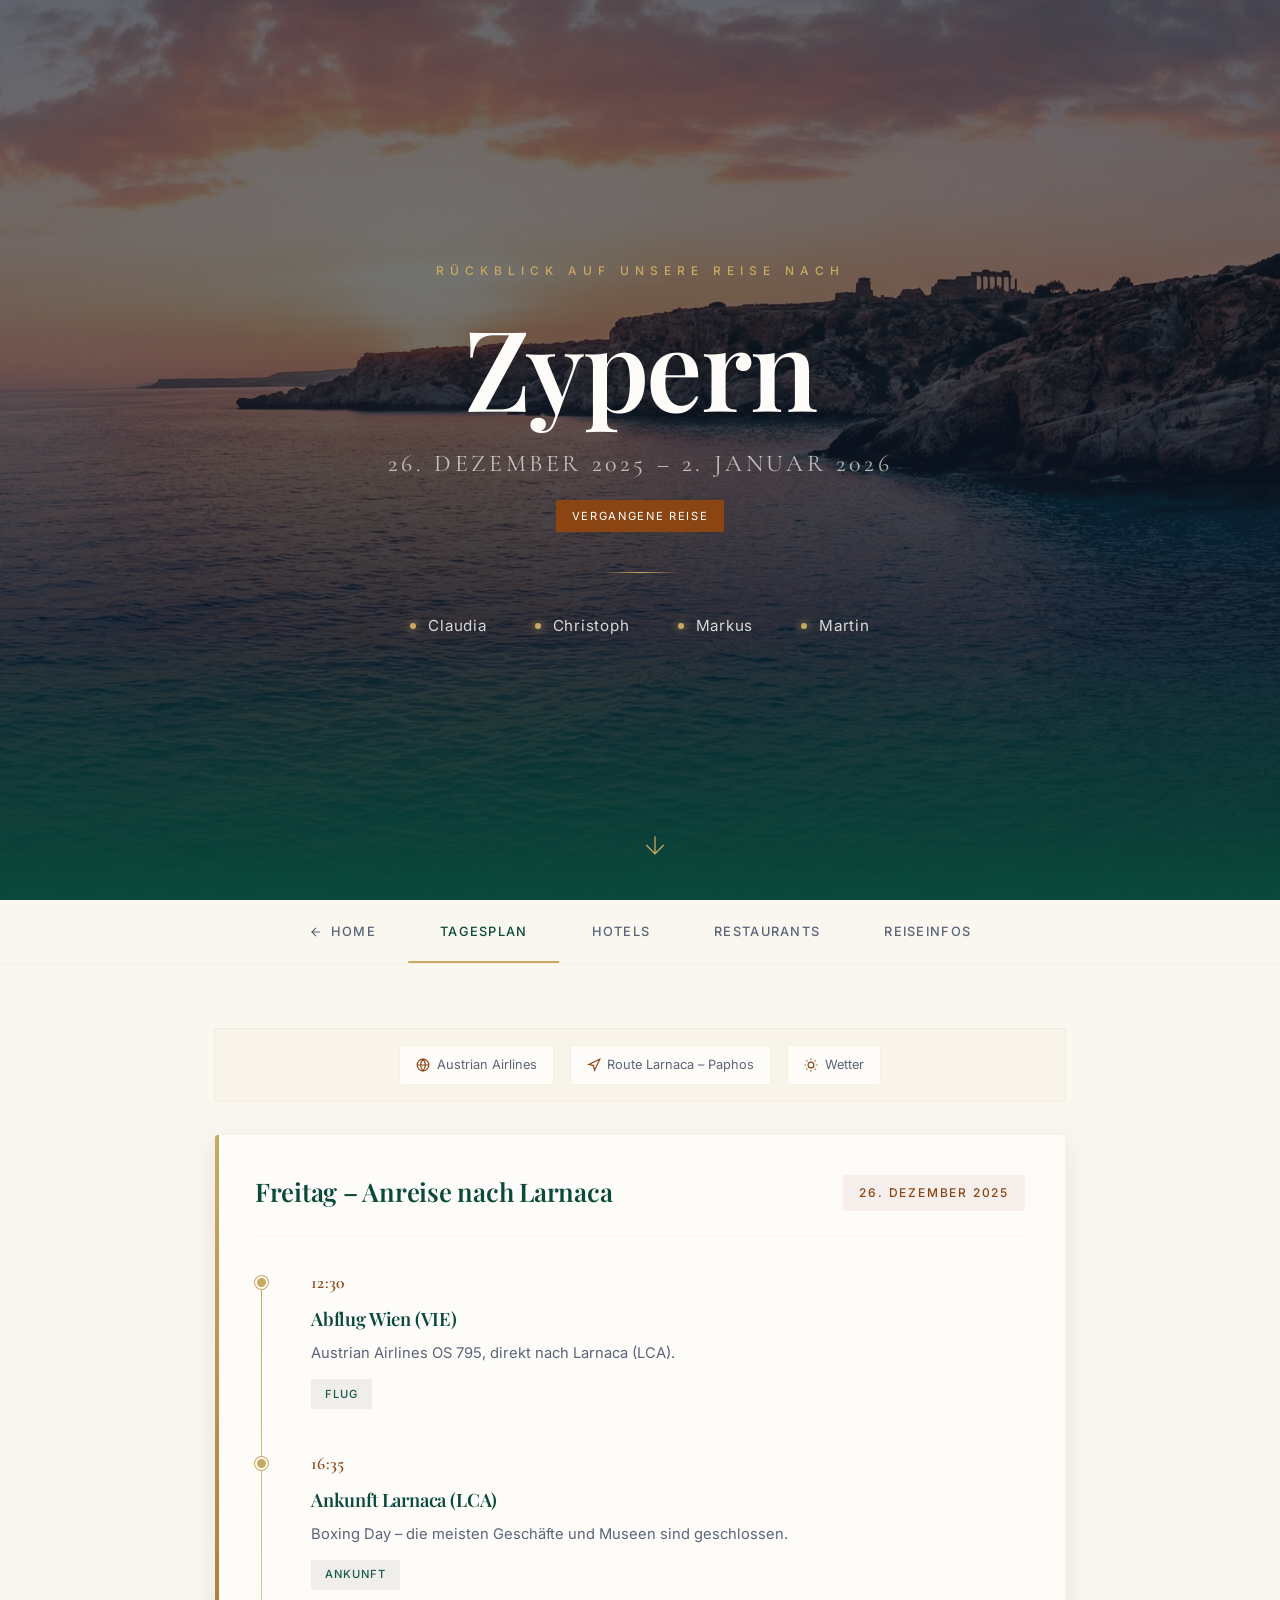
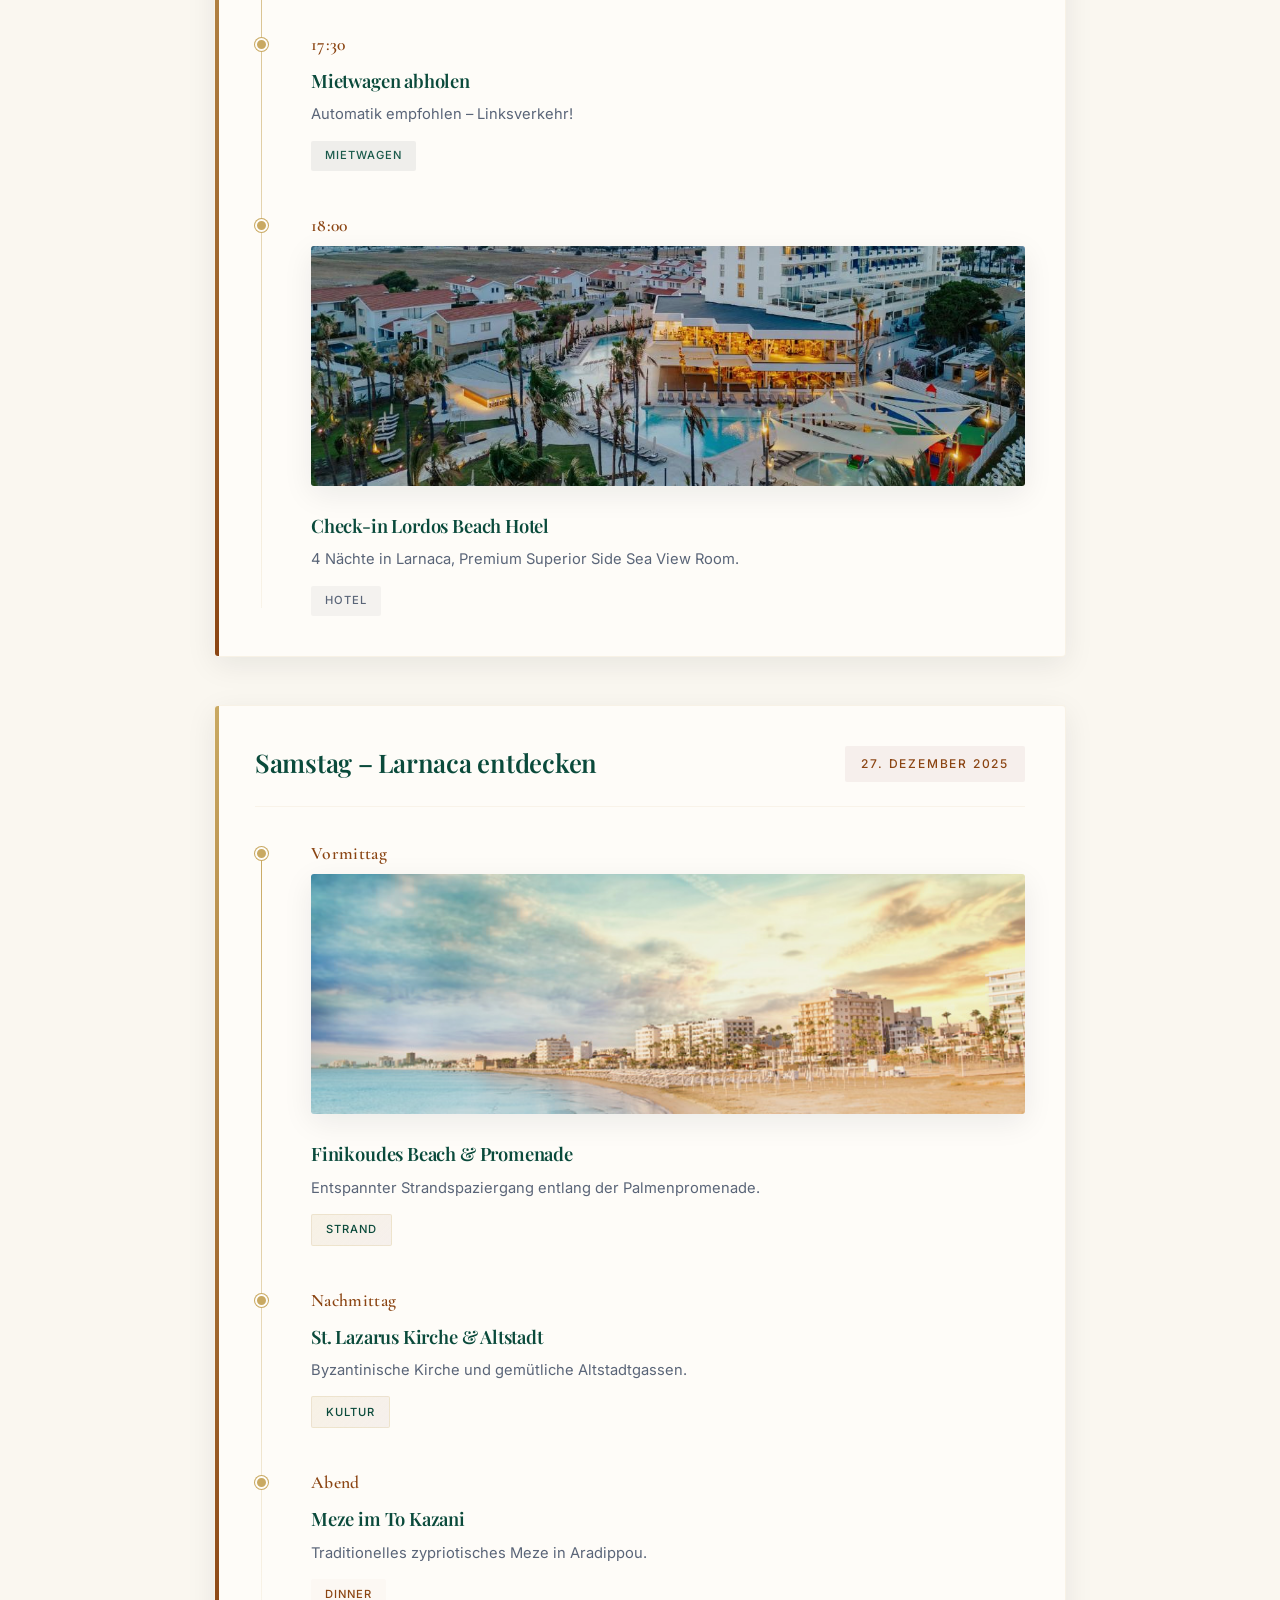
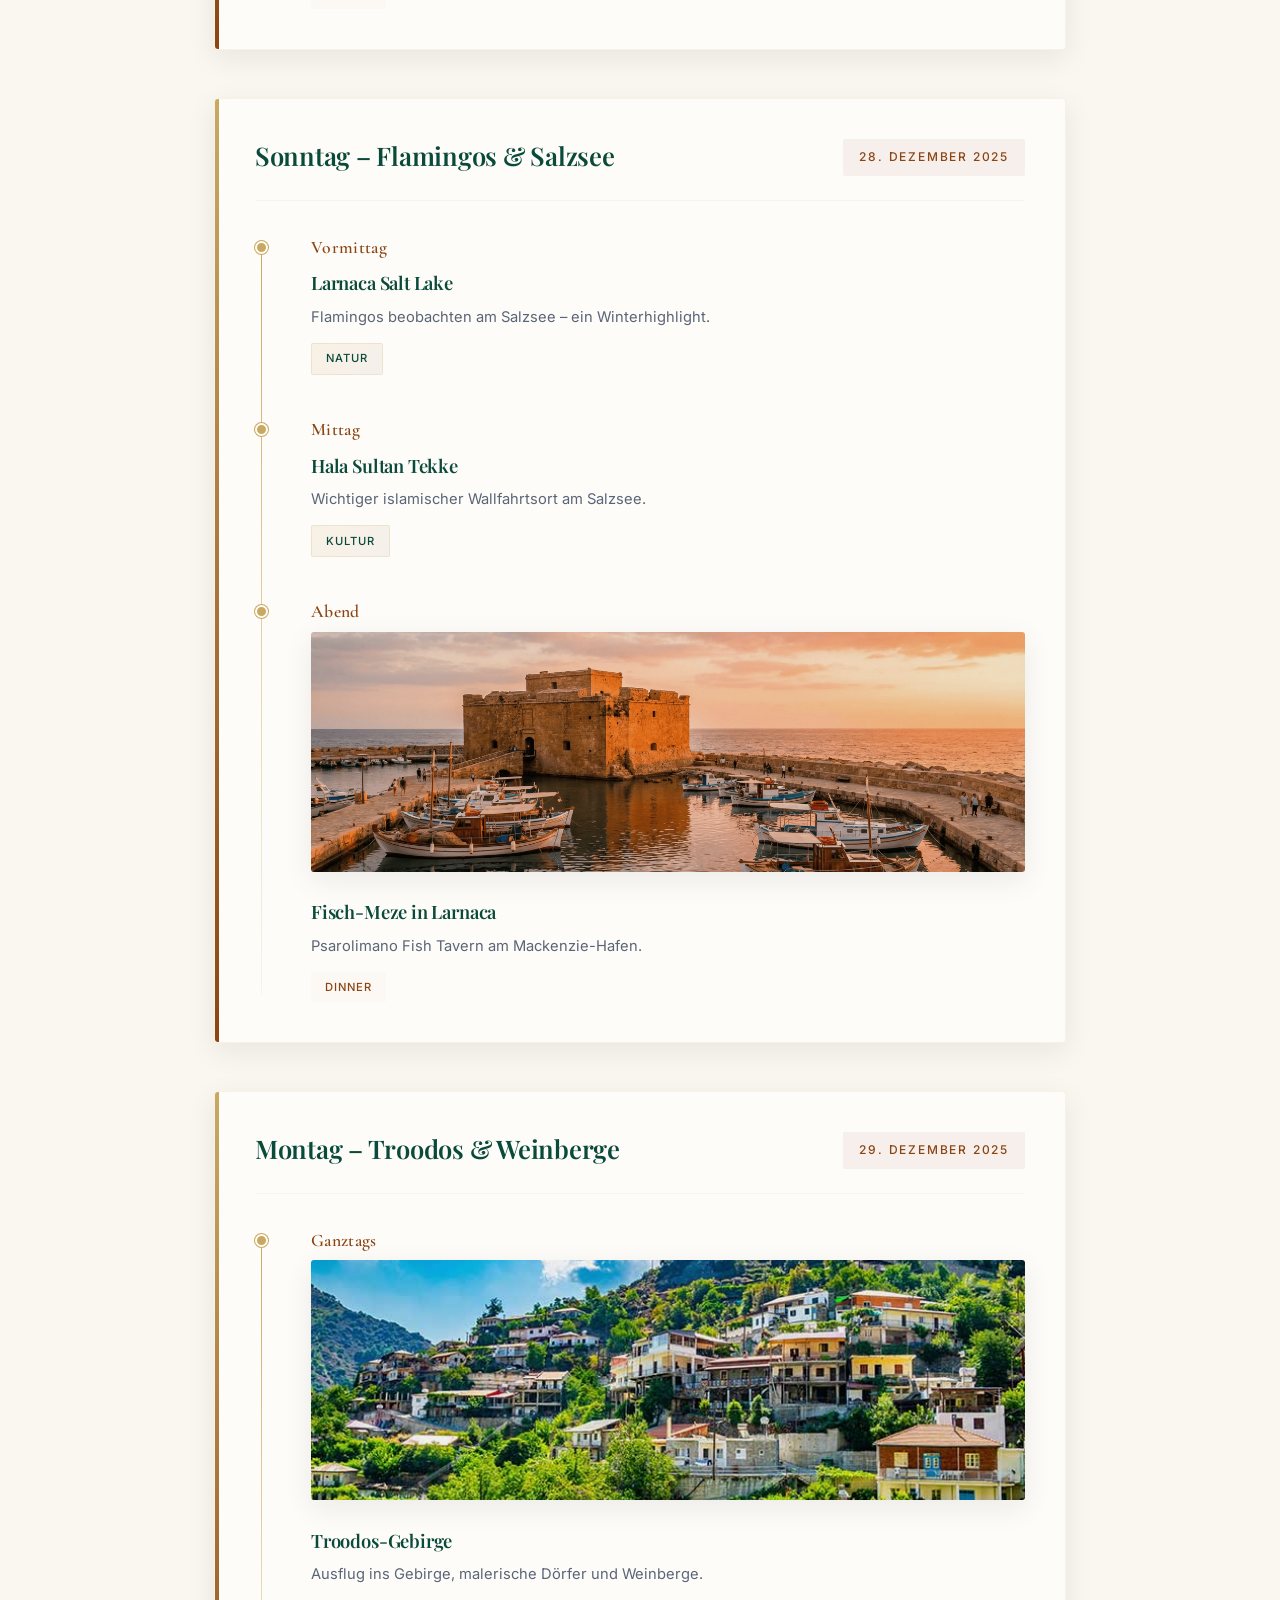
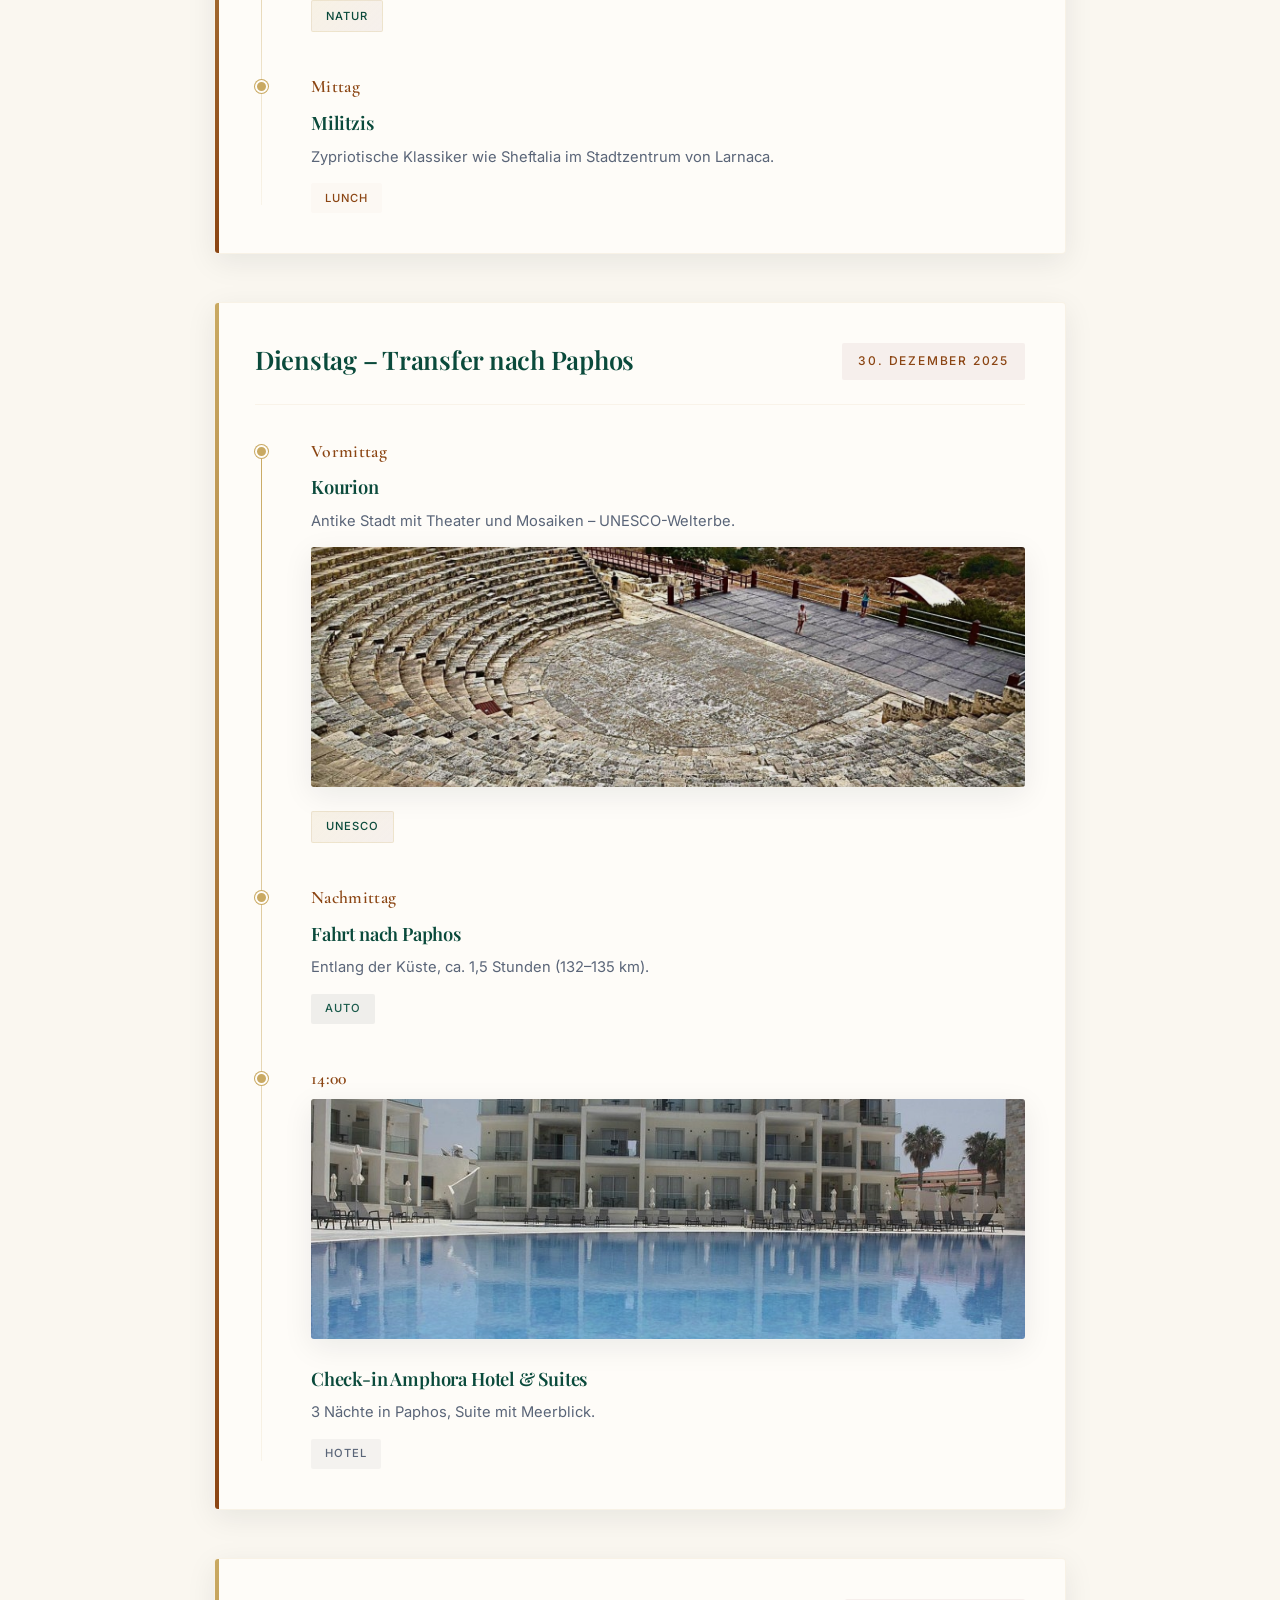
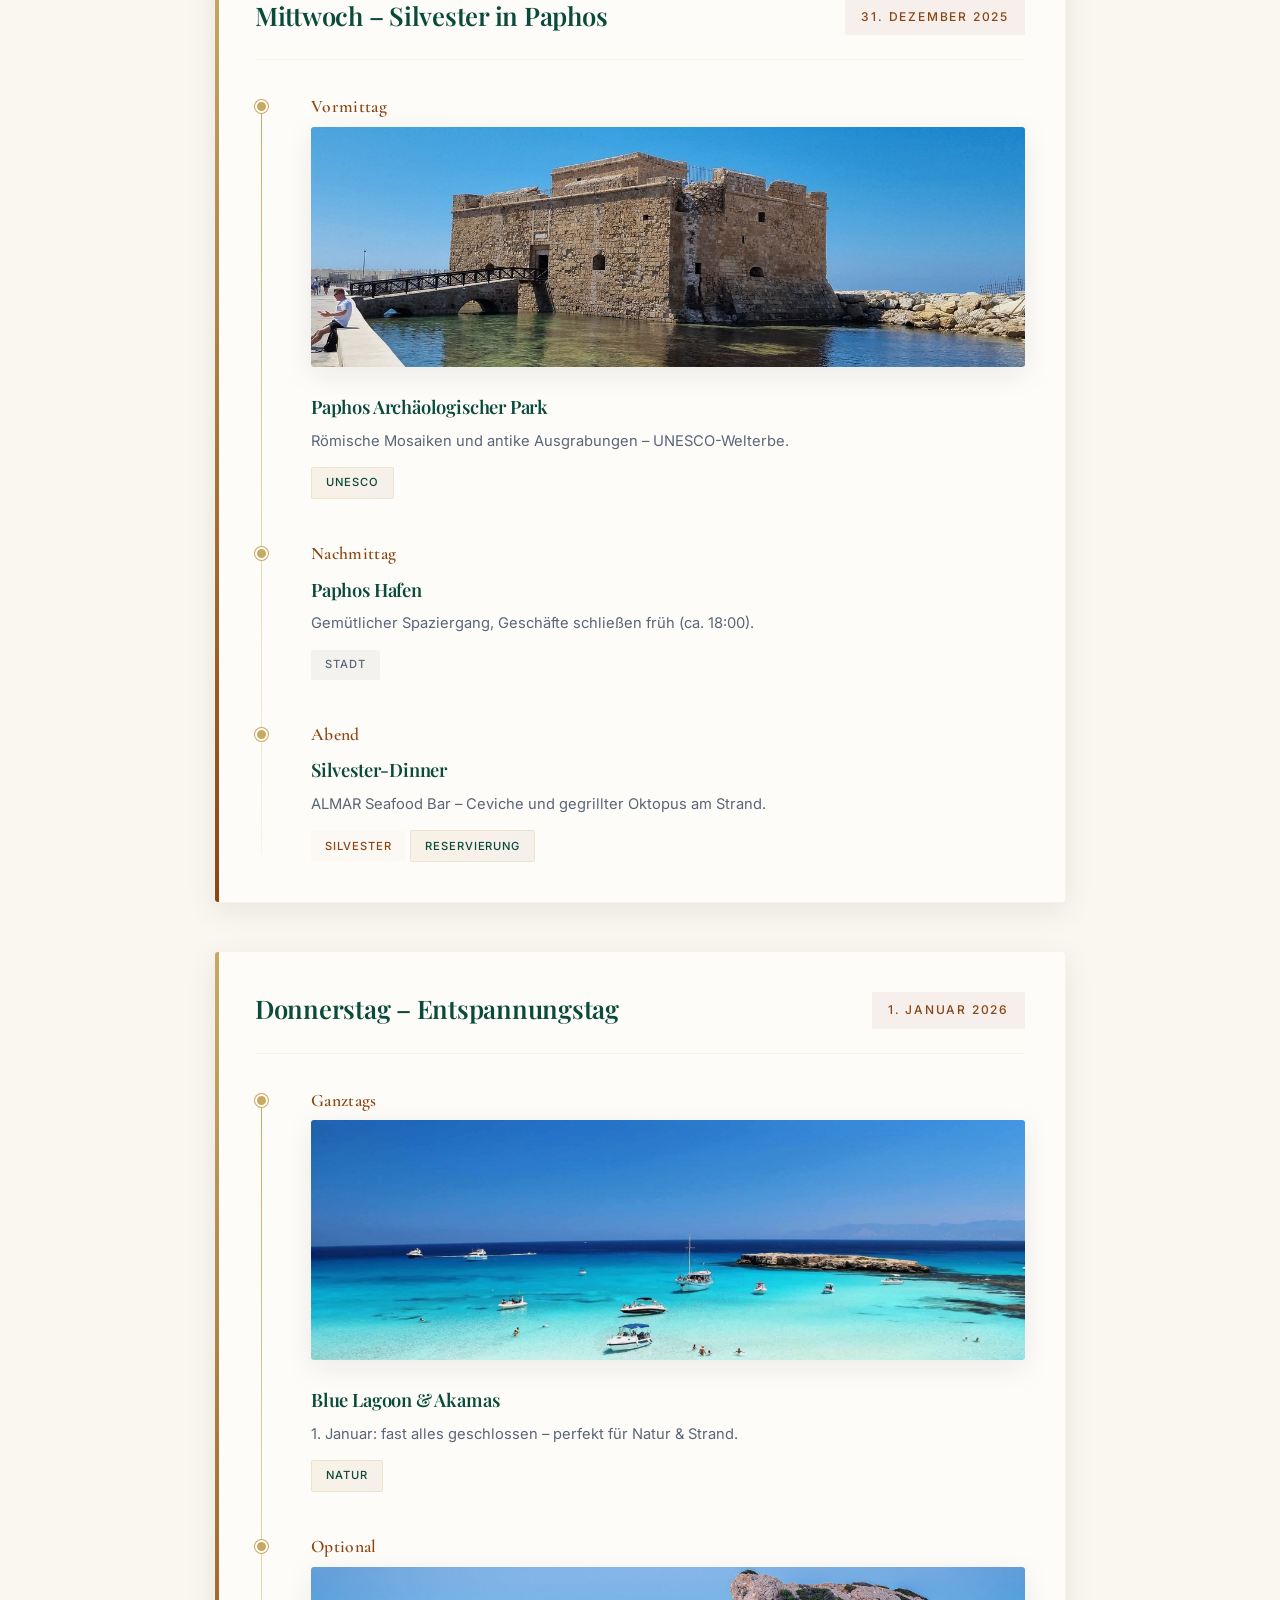
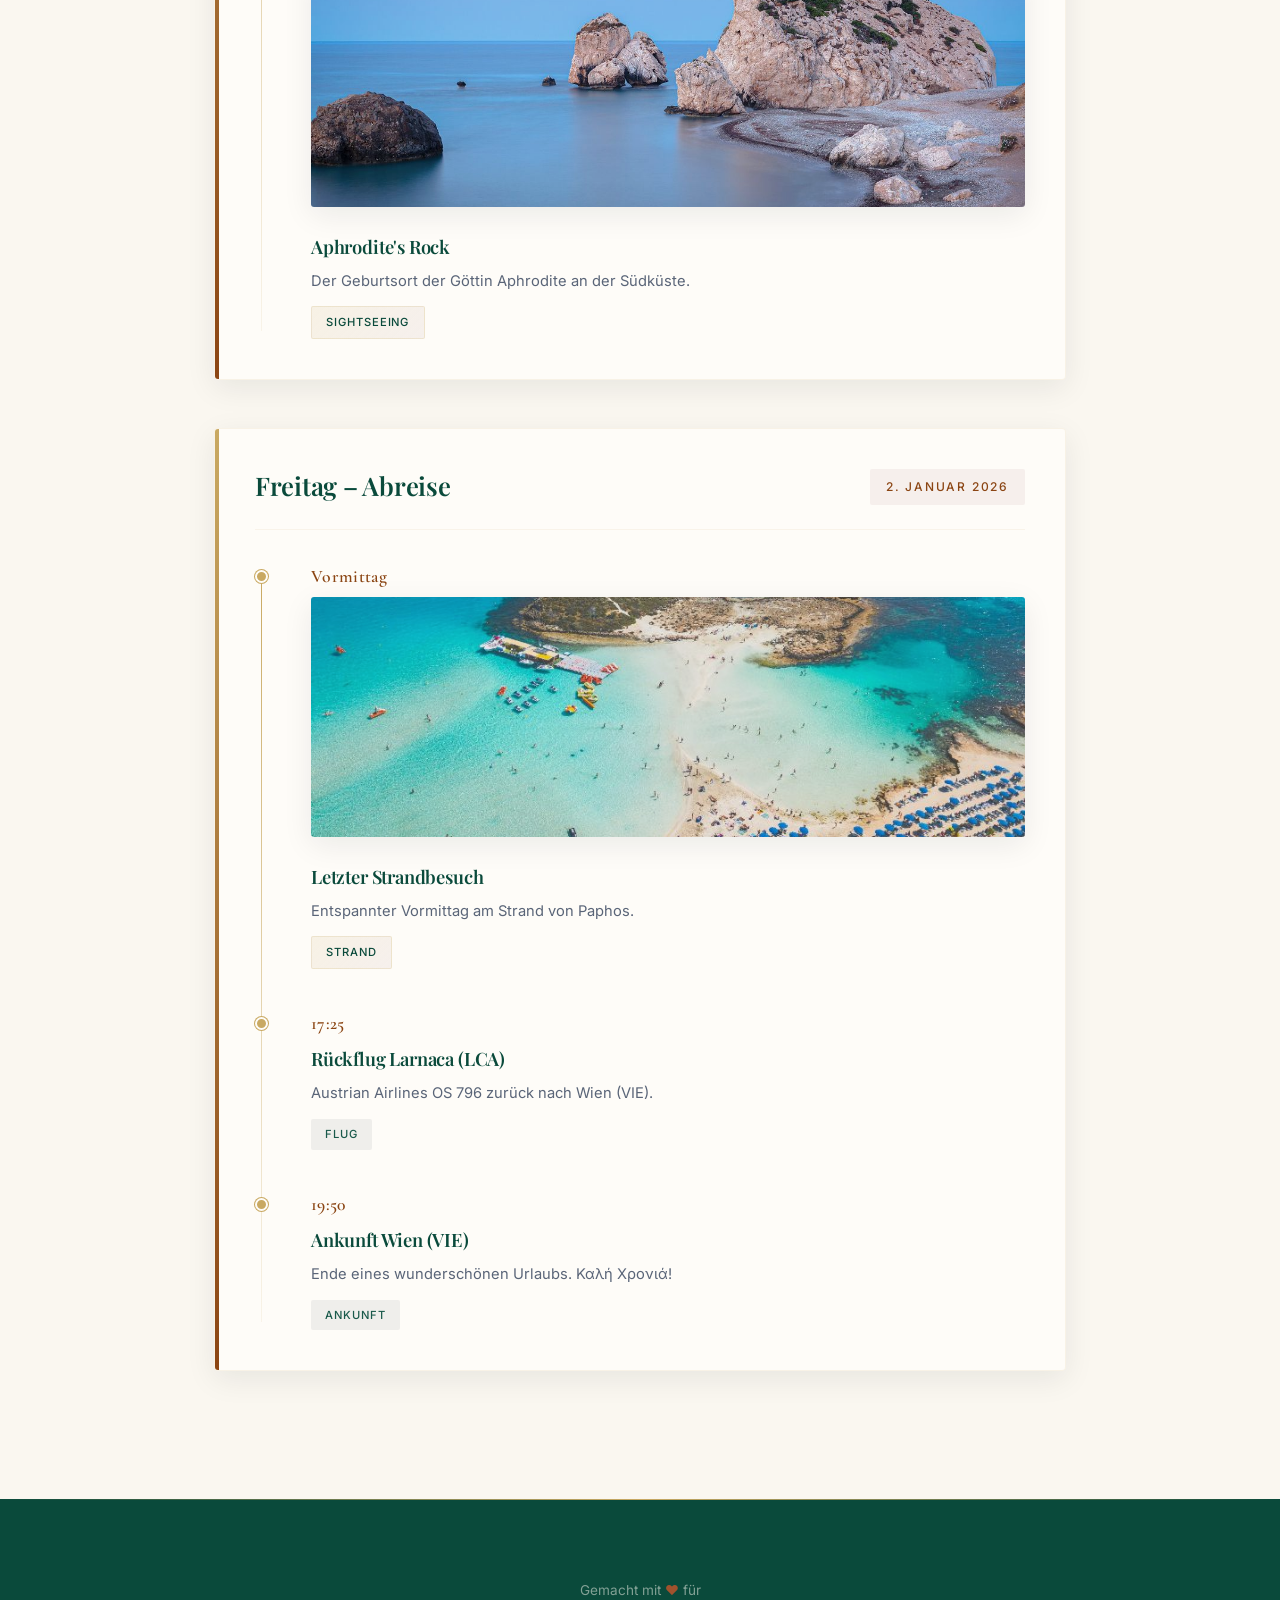
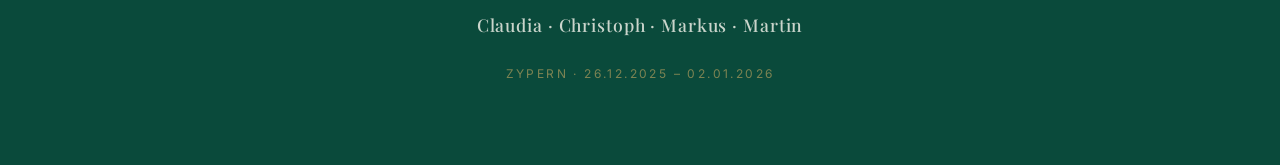
<file: zypern/index.html>
<!DOCTYPE html>
<html lang="de">
<head>
    <meta charset="UTF-8">
    <meta name="viewport" content="width=device-width, initial-scale=1.0">
    <title>Zypern 2025/26 | Martin · Markus · Claudia · Christoph</title>
    <meta name="description" content="Rückblick auf unsere Zypern-Reise vom 26. Dezember 2025 bis 2. Januar 2026">
    <meta name="theme-color" content="#0A4A3B">
    <meta name="apple-mobile-web-app-capable" content="yes">
    <meta name="apple-mobile-web-app-status-bar-style" content="black-translucent">
    <meta name="apple-mobile-web-app-title" content="Zypern 2025/26">
    <meta property="og:title" content="Zypern 2025/26">
    <meta property="og:description" content="Rückblick auf unsere Zypern-Reise – Larnaca & Paphos">
    <meta property="og:type" content="website">
    <link rel="manifest" href="../manifest.json">
    <link rel="icon" href="data:image/svg+xml,%3Csvg xmlns='http://www.w3.org/2000/svg' viewBox='0 0 100 100'%3E%3Ctext y='.9em' font-size='90'%3E🇨🇾%3C/text%3E%3C/svg%3E">
    <link rel="preconnect" href="https://fonts.googleapis.com">
    <link rel="preconnect" href="https://fonts.gstatic.com" crossorigin>
    <link rel="preconnect" href="https://images.unsplash.com" crossorigin>
    <link href="https://fonts.googleapis.com/css2?family=Cormorant+Garamond:ital,wght@0,400;0,500;0,600;0,700;1,400;1,500&family=Inter:wght@300;400;500;600&family=Playfair+Display:ital,wght@0,400;0,500;0,600;0,700;0,800;1,400;1,500&display=swap" rel="stylesheet">
    <link rel="stylesheet" href="../css/style.css">
    <style>
        :root {
            /* Mediterranean Cyprus Palette */
            --theme-primary: #0A4A3B;
            --theme-primary-light: #1A5A4B;
            --theme-primary-dark: #063B2F;
            --theme-accent: #C9A962;
            --theme-accent-light: #DDBB70;
            --theme-accent-dark: #A68B4B;
            --theme-secondary: #8B4513;
            --theme-secondary-light: #A0522D;
            --theme-accent-opacity: rgba(201, 169, 98, 0.03);
            --theme-secondary-opacity: rgba(139, 69, 19, 0.02);
            --theme-accent-opacity-heavy: rgba(201, 169, 98, 0.12);
            --hero-url: url('/zypern/images/hero-cyprus-sunset.jpg');
        }
        .past-trip-badge {
            display: inline-block;
            background: var(--theme-secondary);
            color: #fff;
            padding: 0.4rem 1rem;
            border-radius: 2px;
            font-size: 0.7rem;
            text-transform: uppercase;
            letter-spacing: 0.15em;
            margin-top: 1rem;
        }
    </style>
</head>
<body data-trip-id="zypern2025">

    <!-- ===== HEADER ===== -->
    <header>
        <div class="hero-bg"></div>
        <div class="hero-pattern"></div>
        <div class="hero-image" id="heroImage"></div>
        <div class="hero-overlay"></div>
        <div class="header-content">
            <p class="header-eyebrow">Rückblick auf unsere Reise nach</p>
            <h1>Zypern</h1>
            <p class="subtitle">26. Dezember 2025 – 2. Januar 2026</p>
            <span class="past-trip-badge">Vergangene Reise</span>
            <hr class="gold-rule">
            <div class="travelers">
                <div class="traveler"><span class="traveler-dot"></span>Claudia</div>
                <div class="traveler"><span class="traveler-dot"></span>Christoph</div>
                <div class="traveler"><span class="traveler-dot"></span>Markus</div>
                <div class="traveler"><span class="traveler-dot"></span>Martin</div>
            </div>
        </div>
        <div class="scroll-indicator">
            <svg viewBox="0 0 24 24"><path d="M12 5v14M19 12l-7 7-7-7"/></svg>
        </div>
    </header>

    <!-- ===== NAVIGATION ===== -->
    <nav id="navbar">
        <div class="nav-container">
            <a href="../index.html" class="nav-btn" style="text-decoration: none; display: flex; align-items: center; gap: 0.5rem;">
                <svg viewBox="0 0 24 24" fill="none" stroke="currentColor" stroke-width="2" style="width:14px;height:14px;"><path d="M19 12H5M12 19l-7-7 7-7"/></svg>
                Home
            </a>
            <button class="nav-btn active" onclick="showSection('plan', this)">Tagesplan</button>
            <button class="nav-btn" onclick="showSection('hotels', this)">Hotels</button>
            <button class="nav-btn" onclick="showSection('restaurants', this)">Restaurants</button>
            <button class="nav-btn" onclick="showSection('info', this)">Reiseinfos</button>
        </div>
    </nav>

    <!-- ===== MAIN ===== -->
    <main>

        <!-- ==================== TAGESPLAN ==================== -->
        <section id="plan" class="section active">

            <div class="quick-links">
                <a href="https://www.austrian.com" target="_blank" class="quick-link">
                    <svg viewBox="0 0 24 24" fill="none" stroke="currentColor" stroke-width="2"><path d="M2 12h20M12 2a15.3 15.3 0 0 1 4 10 15.3 15.3 0 0 1-4 10 15.3 15.3 0 0 1-4-10 15.3 15.3 0 0 1 4-10z"/><circle cx="12" cy="12" r="10"/></svg>
                    Austrian Airlines
                </a>
                <a href="https://www.google.com/maps/dir/Larnaca,+Zypern/Paphos,+Zypern" target="_blank" class="quick-link">
                    <svg viewBox="0 0 24 24" fill="none" stroke="currentColor" stroke-width="2"><polygon points="3 11 22 2 13 21 11 13 3 11"/></svg>
                    Route Larnaca – Paphos
                </a>
                <a href="https://www.weather.com" target="_blank" class="quick-link">
                    <svg viewBox="0 0 24 24" fill="none" stroke="currentColor" stroke-width="2"><circle cx="12" cy="12" r="5"/><path d="M12 1v2M12 21v2M4.22 4.22l1.42 1.42M18.36 18.36l1.42 1.42M1 12h2M21 12h2M4.22 19.78l1.42-1.42M18.36 5.64l1.42-1.42"/></svg>
                    Wetter
                </a>
            </div>

            <div class="day-card" data-date="2025-12-26">
                <div class="day-header">
                    <h2 class="day-title">Freitag – Anreise nach Larnaca</h2>
                    <span class="day-date">26. Dezember 2025</span>
                </div>
                <div class="timeline">
                    <div class="timeline-item">
                        <div class="timeline-time">12:30</div>
                        <div class="timeline-content">
                            <h3>Abflug Wien (VIE)</h3>
                            <p>Austrian Airlines OS 795, direkt nach Larnaca (LCA).</p>
                            <span class="tag transport">Flug</span>
                        </div>
                    </div>
                    <div class="timeline-item">
                        <div class="timeline-time">16:35</div>
                        <div class="timeline-content">
                            <h3>Ankunft Larnaca (LCA)</h3>
                            <p>Boxing Day – die meisten Geschäfte und Museen sind geschlossen.</p>
                            <span class="tag transport">Ankunft</span>
                        </div>
                    </div>
                    <div class="timeline-item">
                        <div class="timeline-time">17:30</div>
                        <div class="timeline-content">
                            <h3>Mietwagen abholen</h3>
                            <p>Automatik empfohlen – Linksverkehr!</p>
                            <span class="tag transport">Mietwagen</span>
                        </div>
                    </div>
                    <div class="timeline-item">
                        <div class="timeline-time">18:00</div>
                        <div class="timeline-content">
                            <img src="images/lordos-hotel.jpg" alt="Lordos Beach Hotel" class="location-image" loading="lazy">
                            <h3>Check-in Lordos Beach Hotel</h3>
                            <p>4 Nächte in Larnaca, Premium Superior Side Sea View Room.</p>
                            <span class="tag">Hotel</span>
                        </div>
                    </div>
                </div>
            </div>

            <div class="day-card" data-date="2025-12-27">
                <div class="day-header">
                    <h2 class="day-title">Samstag – Larnaca entdecken</h2>
                    <span class="day-date">27. Dezember 2025</span>
                </div>
                <div class="timeline">
                    <div class="timeline-item">
                        <div class="timeline-time">Vormittag</div>
                        <div class="timeline-content">
                            <img src="images/larnaca-beach.jpg" alt="Larnaca Beach" class="location-image" loading="lazy">
                            <h3>Finikoudes Beach &amp; Promenade</h3>
                            <p>Entspannter Strandspaziergang entlang der Palmenpromenade.</p>
                            <span class="tag highlight">Strand</span>
                        </div>
                    </div>
                    <div class="timeline-item">
                        <div class="timeline-time">Nachmittag</div>
                        <div class="timeline-content">
                            <h3>St. Lazarus Kirche &amp; Altstadt</h3>
                            <p>Byzantinische Kirche und gemütliche Altstadtgassen.</p>
                            <span class="tag highlight">Kultur</span>
                        </div>
                    </div>
                    <div class="timeline-item">
                        <div class="timeline-time">Abend</div>
                        <div class="timeline-content">
                            <h3>Meze im To Kazani</h3>
                            <p>Traditionelles zypriotisches Meze in Aradippou.</p>
                            <span class="tag food">Dinner</span>
                        </div>
                    </div>
                </div>
            </div>

            <div class="day-card" data-date="2025-12-28">
                <div class="day-header">
                    <h2 class="day-title">Sonntag – Flamingos &amp; Salzsee</h2>
                    <span class="day-date">28. Dezember 2025</span>
                </div>
                <div class="timeline">
                    <div class="timeline-item">
                        <div class="timeline-time">Vormittag</div>
                        <div class="timeline-content">
                            <h3>Larnaca Salt Lake</h3>
                            <p>Flamingos beobachten am Salzsee – ein Winterhighlight.</p>
                            <span class="tag highlight">Natur</span>
                        </div>
                    </div>
                    <div class="timeline-item">
                        <div class="timeline-time">Mittag</div>
                        <div class="timeline-content">
                            <h3>Hala Sultan Tekke</h3>
                            <p>Wichtiger islamischer Wallfahrtsort am Salzsee.</p>
                            <span class="tag highlight">Kultur</span>
                        </div>
                    </div>
                    <div class="timeline-item">
                        <div class="timeline-time">Abend</div>
                        <div class="timeline-content">
                            <img src="images/paphos-harbor-golden.jpg" alt="Paphos Hafen" class="location-image" loading="lazy">
                            <h3>Fisch-Meze in Larnaca</h3>
                            <p>Psarolimano Fish Tavern am Mackenzie-Hafen.</p>
                            <span class="tag food">Dinner</span>
                        </div>
                    </div>
                </div>
            </div>

            <div class="day-card" data-date="2025-12-29">
                <div class="day-header">
                    <h2 class="day-title">Montag – Troodos &amp; Weinberge</h2>
                    <span class="day-date">29. Dezember 2025</span>
                </div>
                <div class="timeline">
                    <div class="timeline-item">
                        <div class="timeline-time">Ganztags</div>
                        <div class="timeline-content">
                            <img src="images/cyprus-village.jpg" alt="Zypriotisches Dorf" class="location-image" loading="lazy">
                            <h3>Troodos-Gebirge</h3>
                            <p>Ausflug ins Gebirge, malerische Dörfer und Weinberge.</p>
                            <span class="tag highlight">Natur</span>
                        </div>
                    </div>
                    <div class="timeline-item">
                        <div class="timeline-time">Mittag</div>
                        <div class="timeline-content">
                            <h3>Militzis</h3>
                            <p>Zypriotische Klassiker wie Sheftalia im Stadtzentrum von Larnaca.</p>
                            <span class="tag food">Lunch</span>
                        </div>
                    </div>
                </div>
            </div>

            <div class="day-card" data-date="2025-12-30">
                <div class="day-header">
                    <h2 class="day-title">Dienstag – Transfer nach Paphos</h2>
                    <span class="day-date">30. Dezember 2025</span>
                </div>
                <div class="timeline">
                    <div class="timeline-item">
                        <div class="timeline-time">Vormittag</div>
                        <div class="timeline-content">
                            <h3>Kourion</h3>
                            <p>Antike Stadt mit Theater und Mosaiken – UNESCO-Welterbe.</p>
                            <img src="images/kourion-theater.jpg" alt="Kourion Theater" class="location-image" loading="lazy">
                            <span class="tag highlight">UNESCO</span>
                        </div>
                    </div>
                    <div class="timeline-item">
                        <div class="timeline-time">Nachmittag</div>
                        <div class="timeline-content">
                            <h3>Fahrt nach Paphos</h3>
                            <p>Entlang der Küste, ca. 1,5 Stunden (132–135 km).</p>
                            <span class="tag transport">Auto</span>
                        </div>
                    </div>
                    <div class="timeline-item">
                        <div class="timeline-time">14:00</div>
                        <div class="timeline-content">
                            <img src="images/amphora-hotel.jpg" alt="Amphora Hotel" class="location-image" loading="lazy">
                            <h3>Check-in Amphora Hotel &amp; Suites</h3>
                            <p>3 Nächte in Paphos, Suite mit Meerblick.</p>
                            <span class="tag">Hotel</span>
                        </div>
                    </div>
                </div>
            </div>

            <div class="day-card" data-date="2025-12-31">
                <div class="day-header">
                    <h2 class="day-title">Mittwoch – Silvester in Paphos</h2>
                    <span class="day-date">31. Dezember 2025</span>
                </div>
                <div class="timeline">
                    <div class="timeline-item">
                        <div class="timeline-time">Vormittag</div>
                        <div class="timeline-content">
                            <img src="images/paphos-castle.jpg" alt="Paphos Castle" class="location-image" loading="lazy">
                            <h3>Paphos Archäologischer Park</h3>
                            <p>Römische Mosaiken und antike Ausgrabungen – UNESCO-Welterbe.</p>
                            <span class="tag highlight">UNESCO</span>
                        </div>
                    </div>
                    <div class="timeline-item">
                        <div class="timeline-time">Nachmittag</div>
                        <div class="timeline-content">
                            <h3>Paphos Hafen</h3>
                            <p>Gemütlicher Spaziergang, Geschäfte schließen früh (ca. 18:00).</p>
                            <span class="tag">Stadt</span>
                        </div>
                    </div>
                    <div class="timeline-item">
                        <div class="timeline-time">Abend</div>
                        <div class="timeline-content">
                            <h3>Silvester-Dinner</h3>
                            <p>ALMAR Seafood Bar – Ceviche und gegrillter Oktopus am Strand.</p>
                            <span class="tag food">Silvester</span>
                            <span class="tag highlight">Reservierung</span>
                        </div>
                    </div>
                </div>
            </div>

            <div class="day-card" data-date="2026-01-01">
                <div class="day-header">
                    <h2 class="day-title">Donnerstag – Entspannungstag</h2>
                    <span class="day-date">1. Januar 2026</span>
                </div>
                <div class="timeline">
                    <div class="timeline-item">
                        <div class="timeline-time">Ganztags</div>
                        <div class="timeline-content">
                            <img src="images/blue-lagoon.jpg" alt="Blue Lagoon" class="location-image" loading="lazy">
                            <h3>Blue Lagoon &amp; Akamas</h3>
                            <p>1. Januar: fast alles geschlossen – perfekt für Natur &amp; Strand.</p>
                            <span class="tag highlight">Natur</span>
                        </div>
                    </div>
                    <div class="timeline-item">
                        <div class="timeline-time">Optional</div>
                        <div class="timeline-content">
                            <img src="images/aphrodite-rock.jpg" alt="Aphrodite Rock" class="location-image" loading="lazy">
                            <h3>Aphrodite's Rock</h3>
                            <p>Der Geburtsort der Göttin Aphrodite an der Südküste.</p>
                            <span class="tag highlight">Sightseeing</span>
                        </div>
                    </div>
                </div>
            </div>

            <div class="day-card" data-date="2026-01-02">
                <div class="day-header">
                    <h2 class="day-title">Freitag – Abreise</h2>
                    <span class="day-date">2. Januar 2026</span>
                </div>
                <div class="timeline">
                    <div class="timeline-item">
                        <div class="timeline-time">Vormittag</div>
                        <div class="timeline-content">
                            <img src="images/nissi-beach.jpg" alt="Nissi Beach" class="location-image" loading="lazy">
                            <h3>Letzter Strandbesuch</h3>
                            <p>Entspannter Vormittag am Strand von Paphos.</p>
                            <span class="tag highlight">Strand</span>
                        </div>
                    </div>
                    <div class="timeline-item">
                        <div class="timeline-time">17:25</div>
                        <div class="timeline-content">
                            <h3>Rückflug Larnaca (LCA)</h3>
                            <p>Austrian Airlines OS 796 zurück nach Wien (VIE).</p>
                            <span class="tag transport">Flug</span>
                        </div>
                    </div>
                    <div class="timeline-item">
                        <div class="timeline-time">19:50</div>
                        <div class="timeline-content">
                            <h3>Ankunft Wien (VIE)</h3>
                            <p>Ende eines wunderschönen Urlaubs. Καλή Χρονιά!</p>
                            <span class="tag transport">Ankunft</span>
                        </div>
                    </div>
                </div>
            </div>

        </section>

        <!-- ==================== HOTELS ==================== -->
        <section id="hotels" class="section">
            <div class="day-card">
                <div class="day-header">
                    <h2 class="day-title">Unsere Unterkünfte</h2>
                </div>
                <p class="section-intro">Zwei wunderschöne Hotels am Mittelmeer.</p>
                <div class="restaurant-grid">
                    <div class="restaurant-card">
                        <div class="restaurant-image-container">
                            <img src="images/lordos-hotel.jpg" alt="Lordos Beach Hotel" class="restaurant-image" loading="lazy">
                            <div class="restaurant-image-overlay"></div>
                        </div>
                        <div class="restaurant-content">
                            <h3 class="restaurant-name">Lordos Beach Hotel</h3>
                            <p class="restaurant-type">4 Nächte · Larnaca</p>
                            <div class="restaurant-details">
                                <div class="restaurant-detail">
                                    <svg viewBox="0 0 24 24" fill="none" stroke="currentColor" stroke-width="2"><path d="M21 10c0 7-9 13-9 13s-9-6-9-13a9 9 0 0 1 18 0z"/><circle cx="12" cy="10" r="3"/></svg>
                                    8–9 km vom Stadtzentrum, 16 Min. vom Flughafen
                                </div>
                                <div class="restaurant-detail">
                                    <svg viewBox="0 0 24 24" fill="none" stroke="currentColor" stroke-width="2"><circle cx="12" cy="12" r="10"/><polyline points="12 6 12 12 16 14"/></svg>
                                    Check-in: 26.12. · Check-out: 30.12.
                                </div>
                                <div class="restaurant-detail">
                                    Premium Superior Side Sea View Room · Frühstück inklusive · Meerblick · Pool · hauseigener Sandstrand
                                </div>
                            </div>
                        </div>
                    </div>
                    <div class="restaurant-card">
                        <div class="restaurant-image-container">
                            <img src="images/amphora-hotel.jpg" alt="Amphora Hotel" class="restaurant-image" loading="lazy">
                            <div class="restaurant-image-overlay"></div>
                        </div>
                        <div class="restaurant-content">
                            <h3 class="restaurant-name">Amphora Hotel &amp; Suites</h3>
                            <p class="restaurant-type">3 Nächte · Paphos</p>
                            <div class="restaurant-details">
                                <div class="restaurant-detail">
                                    <svg viewBox="0 0 24 24" fill="none" stroke="currentColor" stroke-width="2"><path d="M21 10c0 7-9 13-9 13s-9-6-9-13a9 9 0 0 1 18 0z"/><circle cx="12" cy="10" r="3"/></svg>
                                    15–20 Min. Fußweg zum Hafen, direkter Zugang zum Vrysoudia Beach
                                </div>
                                <div class="restaurant-detail">
                                    <svg viewBox="0 0 24 24" fill="none" stroke="currentColor" stroke-width="2"><circle cx="12" cy="12" r="10"/><polyline points="12 6 12 12 16 14"/></svg>
                                    Check-in: 30.12. · Check-out: 02.01.
                                </div>
                                <div class="restaurant-detail">
                                    Suite mit 1 Schlafzimmer mit Meerblick · separates Wohnzimmer · Pool · 2 Min. zum SODAP Beach
                                </div>
                            </div>
                        </div>
                    </div>
                </div>
            </div>
        </section>

        <!-- ==================== RESTAURANTS ==================== -->
        <section id="restaurants" class="section">
            <div class="day-card">
                <div class="day-header">
                    <h2 class="day-title">Restaurant-Empfehlungen</h2>
                </div>
                <p class="section-intro">Die besten Lokale für authentische zypriotische Küche.</p>
                <div class="restaurant-grid">
                    <div class="restaurant-card">
                        <div class="restaurant-content">
                            <h3 class="restaurant-name">To Kazani</h3>
                            <p class="restaurant-type">Aradippou · Meze</p>
                            <div class="restaurant-details">
                                <div class="restaurant-detail">Bestes Meze der Region, Kleftiko</div>
                                <div class="restaurant-detail">Traditionelles Ambiente, Live-Musik</div>
                                <div class="restaurant-detail">€25–35/Person</div>
                            </div>
                        </div>
                    </div>
                    <div class="restaurant-card">
                        <div class="restaurant-content">
                            <h3 class="restaurant-name">Psarolimano Fish Tavern</h3>
                            <p class="restaurant-type">Mackenzie-Hafen · Meeresfrüchte</p>
                            <div class="restaurant-details">
                                <div class="restaurant-detail">Fisch-Meze, Hummerflinguini</div>
                                <div class="restaurant-detail">Panoramablick aufs Meer</div>
                                <div class="restaurant-detail">€40–50/Person</div>
                            </div>
                        </div>
                    </div>
                    <div class="restaurant-card">
                        <div class="restaurant-content">
                            <h3 class="restaurant-name">Militzis</h3>
                            <p class="restaurant-type">Stadtzentrum Larnaca · Zypriotisch</p>
                            <div class="restaurant-details">
                                <div class="restaurant-detail">Sheftalia, zypriotische Klassiker</div>
                                <div class="restaurant-detail">Zentrale Lage</div>
                                <div class="restaurant-detail">€€</div>
                            </div>
                        </div>
                    </div>
                    <div class="restaurant-card">
                        <div class="restaurant-content">
                            <h3 class="restaurant-name">ALMAR Seafood Bar</h3>
                            <p class="restaurant-type">Paphos · Meeresfrüchte</p>
                            <div class="restaurant-details">
                                <div class="restaurant-detail">Ceviche, gegrillter Oktopus</div>
                                <div class="restaurant-detail">Romantisch mit Kerzenlicht</div>
                                <div class="restaurant-detail">€€€</div>
                            </div>
                        </div>
                    </div>
                </div>
            </div>
        </section>

        <!-- ==================== REISEINFOS ==================== -->
        <section id="info" class="section">
            <div class="day-card">
                <div class="day-header">
                    <h2 class="day-title">Praktische Informationen</h2>
                </div>

                <h3 style="margin: 1.5rem 0 0.8rem; color: var(--theme-primary);">Flugdetails</h3>
                <div class="emergency-card">
                    <p><strong>Hinflug:</strong> OS 795, Fr. 26.12.2025, 12:30 Wien (VIE) → 16:35 Larnaca (LCA)</p>
                    <p><strong>Rückflug:</strong> OS 796, Fr. 02.01.2026, 17:25 Larnaca (LCA) → 19:50 Wien (VIE)</p>
                    <p style="margin-top: 0.5rem;"><strong>Flugzeug:</strong> Airbus A321 · Economy Light · Buchungsnummer: 7EAS8X</p>
                </div>

                <h3 style="margin: 1.5rem 0 0.8rem; color: var(--theme-primary);">Mietwagen &amp; Fahren</h3>
                <div class="emergency-card">
                    <p>🚗 <strong>Linksverkehr!</strong> Britisches System, Automatik empfohlen.</p>
                    <p>Autobahn: 100 km/h, kostenlos · Landstraßen: 80 km/h · Ortschaften: 50 km/h</p>
                    <p>Promillegrenze: 0,5 · Benzin: ca. €1,28–1,35/Liter</p>
                </div>

                <h3 style="margin: 1.5rem 0 0.8rem; color: var(--theme-primary);">Packliste</h3>
                <div class="checklist">
                    <div class="checklist-item" onclick="toggleCheck(this)">
                        <div class="checkbox"></div>
                        <div class="checklist-text"><h4>Steckdosenadapter Typ G</h4><p>Britische 3-polige Steckdosen</p></div>
                    </div>
                    <div class="checklist-item" onclick="toggleCheck(this)">
                        <div class="checkbox"></div>
                        <div class="checklist-text"><h4>Mehrere Schichten Kleidung</h4><p>17–19°C tagsüber, 8–10°C nachts</p></div>
                    </div>
                    <div class="checklist-item" onclick="toggleCheck(this)">
                        <div class="checkbox"></div>
                        <div class="checklist-text"><h4>Leichte Regenjacke</h4><p>7–12 Regentage im Dezember</p></div>
                    </div>
                    <div class="checklist-item" onclick="toggleCheck(this)">
                        <div class="checkbox"></div>
                        <div class="checklist-text"><h4>Fernglas</h4><p>Für Flamingos am Salzsee</p></div>
                    </div>
                </div>

                <h3 style="margin: 1.5rem 0 0.8rem; color: var(--theme-primary);">Mini-Sprachführer</h3>
                <div class="emergency-card">
                    <p><strong>Yiasas</strong> = Hallo · <strong>Efcharisto</strong> = Danke · <strong>Parakalo</strong> = Bitte/Gern</p>
                    <p><strong>Kalimera</strong> = Guten Morgen · <strong>Kalispera</strong> = Guten Abend</p>
                    <p><strong>Nero</strong> = Wasser · <strong>Logariasmo</strong> = Rechnung · <strong>Ne / Ochi</strong> = Ja / Nein</p>
                </div>

                <h3 style="margin: 1.5rem 0 0.8rem; color: var(--theme-primary);">Notfall</h3>
                <div class="emergency-card">
                    <p><strong>Notruf:</strong> 112 oder 199</p>
                    <p><strong>Österr. Botschaft:</strong> +357 22 410151</p>
                    <p><strong>Sperr-Notruf:</strong> +43 1 20900</p>
                    <p><strong>Polizei:</strong> 1460 · <strong>Tourismus Paphos:</strong> +357 26 932 841</p>
                </div>
            </div>
        </section>

    </main>

    <!-- ===== FOOTER ===== -->
    <footer>
        <p>Gemacht mit <span class="footer-heart">♥</span> für</p>
        <p class="footer-names">Claudia · Christoph · Markus · Martin</p>
        <p class="footer-date">Zypern · 26.12.2025 – 02.01.2026</p>
    </footer>

    <script src="../js/main.js"></script>

</body>
</html>
</file>
<file: css/style.css>
:root {
    /* DEFAULT THEME (Can be overridden in trip index.html) */
    --theme-primary: #0A1628;
    --theme-primary-light: #1A2A42;
    --theme-primary-dark: #050D18;
    --theme-accent: #C9A962;
    --theme-accent-light: #DDBB70;
    --theme-accent-dark: #A68B4B;
    --theme-secondary: #722F37;
    --theme-secondary-light: #8B3A42;

    --cream: #FAF7F0;
    --cream-dark: #F0EBE0;
    --warm-white: #FEFCF8;
    --charcoal: #1F1F1F;
    --text-primary: #2D3748;
    --text-secondary: #5A6578;
    --text-muted: #8B95A5;

    /* Shadows */
    --shadow-sm: 0 2px 8px rgba(10, 22, 40, 0.06);
    --shadow-md: 0 8px 30px rgba(10, 22, 40, 0.08);
    --shadow-lg: 0 20px 60px rgba(10, 22, 40, 0.12);
    --shadow-accent: 0 8px 30px rgba(201, 169, 98, 0.15);

    /* Transitions */
    --transition-fast: 0.2s cubic-bezier(0.4, 0, 0.2, 1);
    --transition-base: 0.35s cubic-bezier(0.4, 0, 0.2, 1);
    --transition-slow: 0.5s cubic-bezier(0.4, 0, 0.2, 1);
    --transition-bounce: 0.5s cubic-bezier(0.34, 1.56, 0.64, 1);
}

* { margin: 0; padding: 0; box-sizing: border-box; }

html {
    scroll-behavior: smooth;
    scroll-padding-top: 80px;
}

body {
    font-family: 'Inter', -apple-system, BlinkMacSystemFont, sans-serif;
    background: var(--cream);
    color: var(--text-primary);
    line-height: 1.7;
    font-weight: 400;
    overflow-x: hidden;
    -webkit-font-smoothing: antialiased;
    -moz-osx-font-smoothing: grayscale;
}

/* ===== ANIMATED BACKGROUND PATTERN ===== */
body::before {
    content: '';
    position: fixed;
    inset: 0;
    z-index: -1;
    opacity: 0.4;
    background-image:
        radial-gradient(circle at 20% 30%, var(--theme-accent-opacity, rgba(201, 169, 98, 0.03)) 0%, transparent 40%),
        radial-gradient(circle at 80% 70%, var(--theme-secondary-opacity, rgba(114, 47, 55, 0.02)) 0%, transparent 40%);
    pointer-events: none;
}

/* ===== HEADER - PARALLAX HERO ===== */
header {
    position: relative;
    min-height: 100vh;
    display: flex;
    align-items: center;
    justify-content: center;
    overflow: hidden;
    background: var(--theme-primary);
}

.hero-bg {
    position: absolute;
    inset: 0;
    background:
        linear-gradient(135deg, var(--theme-primary) 0%, var(--theme-primary-light) 50%, var(--theme-primary) 100%);
    z-index: 0;
}

.hero-pattern {
    position: absolute;
    inset: 0;
    opacity: 0.03;
    background-image: url("data:image/svg+xml,%3Csvg width='60' height='60' viewBox='0 0 60 60' xmlns='http://www.w3.org/2000/svg'%3E%3Cg fill='none' fill-rule='evenodd'%3E%3Cg fill='%23C9A962' fill-opacity='1'%3E%3Cpath d='M36 34v-4h-2v4h-4v2h4v4h2v-4h4v-2h-4zm0-30V0h-2v4h-4v2h4v4h2V6h4V4h-4zM6 34v-4H4v4H0v2h4v4h2v-4h4v-2H6zM6 4V0H4v4H0v2h4v4h2V6h4V4H6z'/%3E%3C/g%3E%3C/g%3E%3C/svg%3E");
    animation: patternMove 60s linear infinite;
}

@keyframes patternMove {
    0% { transform: translate(0, 0); }
    100% { transform: translate(60px, 60px); }
}

.hero-image {
    position: absolute;
    inset: 0;
    background:
        linear-gradient(to bottom, rgba(10, 22, 40, 0.3) 0%, rgba(10, 22, 40, 0.7) 100%),
        var(--hero-url) center/cover;
    transform: scale(1.1);
    transition: transform 0.1s ease-out;
    will-change: transform;
}

.hero-overlay {
    position: absolute;
    inset: 0;
    background: linear-gradient(
        180deg,
        rgba(10, 22, 40, 0.4) 0%,
        rgba(10, 22, 40, 0.2) 40%,
        rgba(10, 22, 40, 0.6) 70%,
        var(--theme-primary) 100%
    );
}

.header-content {
    position: relative;
    z-index: 2;
    text-align: center;
    padding: 2rem;
    max-width: 900px;
}

.header-eyebrow {
    font-family: 'Inter', sans-serif;
    font-weight: 500;
    font-size: 0.75rem;
    letter-spacing: 6px;
    text-transform: uppercase;
    color: var(--theme-accent);
    margin-bottom: 2rem;
    opacity: 0;
    animation: fadeInUp 1s ease 0.3s forwards;
}

h1 {
    font-family: 'Playfair Display', serif;
    font-weight: 600;
    font-size: clamp(3.5rem, 10vw, 7rem);
    line-height: 0.95;
    color: var(--warm-white);
    margin-bottom: 0.5rem;
    letter-spacing: -0.02em;
    opacity: 0;
    animation: fadeInUp 1s ease 0.5s forwards;
}

.header-ampersand {
    font-family: 'Playfair Display', serif;
    font-style: italic;
    font-weight: 400;
    color: var(--theme-accent);
    font-size: 0.8em;
    display: inline-block;
    margin: 0 0.1em;
}

.subtitle {
    font-family: 'Cormorant Garamond', serif;
    font-weight: 400;
    font-size: clamp(1.1rem, 3vw, 1.5rem);
    color: rgba(250, 247, 240, 0.7);
    letter-spacing: 0.15em;
    text-transform: uppercase;
    margin-top: 1.5rem;
    opacity: 0;
    animation: fadeInUp 1s ease 0.7s forwards;
}

.gold-rule {
    width: 80px;
    height: 1px;
    background: linear-gradient(90deg, transparent, var(--theme-accent), transparent);
    margin: 2.5rem auto;
    border: none;
    opacity: 0;
    animation: fadeInUp 1s ease 0.9s forwards;
}

.travelers {
    display: flex;
    justify-content: center;
    gap: 3rem;
    margin-top: 1rem;
    flex-wrap: wrap;
    opacity: 0;
    animation: fadeInUp 1s ease 1.1s forwards;
}

.traveler {
    display: flex;
    align-items: center;
    gap: 0.75rem;
    font-weight: 400;
    font-size: 0.95rem;
    color: rgba(250, 247, 240, 0.85);
    letter-spacing: 0.05em;
}

.traveler-dot {
    width: 6px;
    height: 6px;
    border-radius: 50%;
    background: var(--theme-accent);
    box-shadow: 0 0 10px var(--theme-accent);
}

/* Countdown in Header */
.countdown-container {
    margin-top: 3rem;
    padding: 1.5rem 2.5rem;
    background: rgba(255, 255, 255, 0.03);
    backdrop-filter: blur(10px);
    border: 1px solid rgba(201, 169, 98, 0.15);
    border-radius: 2px;
    display: inline-block;
    opacity: 0;
    animation: fadeInUp 1s ease 1.3s forwards;
}

.countdown {
    display: flex;
    justify-content: center;
    gap: 2.5rem;
    flex-wrap: wrap;
}

.countdown-unit {
    text-align: center;
    min-width: 60px;
}

.countdown-number {
    font-family: 'Playfair Display', serif;
    font-weight: 600;
    font-size: 2.5rem;
    color: var(--theme-accent);
    line-height: 1;
    text-shadow: 0 0 30px rgba(201, 169, 98, 0.3);
}

.countdown-label {
    font-size: 0.65rem;
    letter-spacing: 0.2em;
    text-transform: uppercase;
    color: rgba(250, 247, 240, 0.5);
    margin-top: 0.5rem;
}

.scroll-indicator {
    position: absolute;
    bottom: 2rem;
    left: 50%;
    transform: translateX(-50%);
    opacity: 0;
    animation: fadeInUp 1s ease 1.5s forwards, bounce 2s ease-in-out 2.5s infinite;
}

.scroll-indicator svg {
    width: 30px;
    height: 30px;
    stroke: var(--theme-accent);
    stroke-width: 1;
    fill: none;
}

@keyframes bounce {
    0%, 100% { transform: translateX(-50%) translateY(0); }
    50% { transform: translateX(-50%) translateY(10px); }
}

@keyframes fadeInUp {
    from { opacity: 0; transform: translateY(30px); }
    to { opacity: 1; transform: translateY(0); }
}

/* ===== NAVIGATION - GLASSMORPHISM ===== */
nav {
    position: sticky;
    top: 0;
    z-index: 1000;
    background: rgba(250, 247, 240, 0.85);
    backdrop-filter: blur(20px);
    -webkit-backdrop-filter: blur(20px);
    border-bottom: 1px solid rgba(201, 169, 98, 0.1);
    padding: 0;
    transition: var(--transition-base);
}

nav.scrolled {
    background: rgba(250, 247, 240, 0.95);
    box-shadow: var(--shadow-md);
}

.nav-container {
    max-width: 1000px;
    margin: 0 auto;
    display: flex;
    justify-content: center;
    gap: 0;
    padding: 0 1rem;
}

.nav-btn {
    position: relative;
    padding: 1.3rem 2rem;
    background: transparent;
    border: none;
    color: var(--text-secondary);
    cursor: pointer;
    transition: var(--transition-base);
    font-family: 'Inter', sans-serif;
    font-size: 0.8rem;
    font-weight: 500;
    letter-spacing: 0.1em;
    text-transform: uppercase;
    overflow: hidden;
}

.nav-btn::before {
    content: '';
    position: absolute;
    bottom: 0;
    left: 50%;
    transform: translateX(-50%) scaleX(0);
    width: 30px;
    height: 2px;
    background: var(--theme-accent);
    transition: transform var(--transition-base);
}

.nav-btn::after {
    content: '';
    position: absolute;
    inset: 0;
    background: linear-gradient(180deg, transparent 0%, rgba(201, 169, 98, 0.03) 100%);
    opacity: 0;
    transition: opacity var(--transition-base);
}

.nav-btn:hover {
    color: var(--theme-primary);
}

.nav-btn:hover::before {
    transform: translateX(-50%) scaleX(1);
}

.nav-btn:hover::after {
    opacity: 1;
}

.nav-btn.active {
    color: var(--theme-primary);
}

.nav-btn.active::before {
    transform: translateX(-50%) scaleX(1);
    width: 100%;
}

/* ===== MAIN ===== */
main {
    max-width: 900px;
    margin: 0 auto;
    padding: 4rem 1.5rem 5rem;
}

.section {
    display: none;
}

.section.active {
    display: block;
    animation: sectionFadeIn 0.6s cubic-bezier(0.4, 0, 0.2, 1);
}

@keyframes sectionFadeIn {
    from { opacity: 0; transform: translateY(20px); }
    to { opacity: 1; transform: translateY(0); }
}

/* ===== DAY CARDS ===== */
.day-card {
    background: var(--warm-white);
    border-radius: 4px;
    padding: 2.5rem;
    margin-bottom: 3rem;
    border: 1px solid rgba(201, 169, 98, 0.12);
    box-shadow: var(--shadow-md);
    position: relative;
    overflow: hidden;
    transition: var(--transition-base);
}

.day-card:hover {
    box-shadow: var(--shadow-lg);
    transform: translateY(-2px);
}

.day-card::before {
    content: '';
    position: absolute;
    top: 0;
    left: 0;
    width: 4px;
    height: 100%;
    background: linear-gradient(180deg, var(--theme-accent) 0%, var(--theme-secondary) 100%);
}

.day-header {
    display: flex;
    justify-content: space-between;
    align-items: flex-start;
    margin-bottom: 2rem;
    flex-wrap: wrap;
    gap: 1rem;
    padding-bottom: 1.5rem;
    border-bottom: 1px solid rgba(201, 169, 98, 0.1);
}

.day-title {
    font-family: 'Playfair Display', serif;
    font-weight: 600;
    font-size: 1.6rem;
    color: var(--theme-primary);
    letter-spacing: -0.01em;
    line-height: 1.3;
}

.day-date {
    font-family: 'Inter', sans-serif;
    font-weight: 500;
    font-size: 0.75rem;
    letter-spacing: 0.15em;
    text-transform: uppercase;
    color: var(--theme-secondary);
    background: rgba(114, 47, 55, 0.06);
    padding: 0.5rem 1rem;
    border-radius: 2px;
    white-space: nowrap;
}

/* ===== TIMELINE ===== */
.timeline {
    position: relative;
    padding-left: 2rem;
}

.timeline::before {
    content: '';
    position: absolute;
    left: 6px;
    top: 8px;
    bottom: 8px;
    width: 1px;
    background: linear-gradient(to bottom, var(--theme-accent), rgba(201, 169, 98, 0.1));
}

.timeline-item {
    position: relative;
    margin-bottom: 2.5rem;
    padding-left: 1.5rem;
    opacity: 0;
    transform: translateX(-10px);
    transition: opacity 0.5s ease, transform 0.5s ease;
}

.timeline-item.visible {
    opacity: 1;
    transform: translateX(0);
}

.timeline-item::before {
    content: '';
    position: absolute;
    left: -2rem;
    top: 0.5rem;
    width: 9px;
    height: 9px;
    border-radius: 50%;
    background: var(--theme-accent);
    border: 2px solid var(--warm-white);
    box-shadow: 0 0 0 1px var(--theme-accent);
    transition: var(--transition-base);
}

.timeline-item:hover::before {
    transform: scale(1.3);
    box-shadow: 0 0 0 2px var(--theme-accent), 0 0 15px rgba(201, 169, 98, 0.4);
}

.timeline-item:last-child { margin-bottom: 0; }

.timeline-time {
    font-family: 'Cormorant Garamond', serif;
    font-weight: 600;
    color: var(--theme-secondary);
    font-size: 1.1rem;
    margin-bottom: 0.3rem;
    letter-spacing: 0.02em;
}

.timeline-content h3 {
    font-family: 'Playfair Display', serif;
    font-weight: 600;
    font-size: 1.15rem;
    margin-bottom: 0.4rem;
    color: var(--theme-primary);
    letter-spacing: -0.01em;
}

.timeline-content p {
    color: var(--text-secondary);
    font-size: 0.92rem;
    margin-bottom: 0.8rem;
    line-height: 1.7;
}

/* ===== IMAGES ===== */
.location-image {
    width: 100%;
    height: 240px;
    object-fit: cover;
    border-radius: 3px;
    margin-bottom: 1rem;
    box-shadow: var(--shadow-md);
    transition: var(--transition-slow);
    filter: brightness(0.95) saturate(0.95);
}

.location-image:hover {
    transform: scale(1.02);
    filter: brightness(1) saturate(1);
    box-shadow: var(--shadow-lg);
}

/* ===== MAP EMBED ===== */
.map-container {
    width: 100%;
    height: 200px;
    border-radius: 3px;
    overflow: hidden;
    margin-bottom: 1rem;
    box-shadow: var(--shadow-md);
    border: 1px solid rgba(201, 169, 98, 0.1);
}

.map-container iframe {
    width: 100%;
    height: 100%;
    border: none;
    filter: grayscale(0.2) contrast(1.05);
}

/* ===== TAGS ===== */
.tags {
    display: flex;
    flex-wrap: wrap;
    gap: 0.5rem;
    margin-top: 0.5rem;
}

.tag {
    display: inline-flex;
    align-items: center;
    padding: 0.35rem 0.9rem;
    font-size: 0.7rem;
    font-weight: 500;
    letter-spacing: 0.08em;
    text-transform: uppercase;
    border-radius: 2px;
    transition: var(--transition-fast);
}

.tag {
    background: rgba(10, 22, 40, 0.04);
    color: var(--text-secondary);
}

.tag:hover {
    background: rgba(10, 22, 40, 0.08);
    transform: translateY(-1px);
}

.tag.food {
    background: var(--theme-secondary-opacity, rgba(114, 47, 55, 0.08));
    color: var(--theme-secondary);
}

.tag.drink {
    background: var(--theme-accent-opacity-heavy, rgba(201, 169, 98, 0.12));
    color: var(--theme-accent-dark);
}

.tag.transport {
    background: rgba(10, 22, 40, 0.06);
    color: var(--theme-primary-light);
}

.tag.highlight {
    background: linear-gradient(135deg, rgba(201, 169, 98, 0.12) 0%, rgba(114, 47, 55, 0.06) 100%);
    color: var(--theme-primary);
    border: 1px solid rgba(201, 169, 98, 0.2);
}

/* ===== TRAIN INFO BOX ===== */
.train-info {
    background: linear-gradient(135deg, rgba(10, 22, 40, 0.02) 0%, rgba(201, 169, 98, 0.03) 100%);
    border: 1px solid rgba(201, 169, 98, 0.15);
    border-radius: 3px;
    padding: 1.2rem 1.5rem;
    margin: 1rem 0;
    font-size: 0.9rem;
}

.train-info-header {
    display: flex;
    align-items: center;
    gap: 0.5rem;
    font-weight: 600;
    color: var(--theme-primary);
    margin-bottom: 0.5rem;
    font-family: 'Playfair Display', serif;
}

.train-info-header svg {
    width: 18px;
    height: 18px;
    stroke: var(--theme-secondary);
}

.train-details {
    display: grid;
    grid-template-columns: repeat(auto-fit, minmax(150px, 1fr));
    gap: 0.8rem;
    margin-top: 0.8rem;
}

.train-detail {
    display: flex;
    align-items: center;
    gap: 0.4rem;
    font-size: 0.85rem;
    color: var(--text-secondary);
}

/* ===== RESTAURANTS ===== */
.restaurant-grid {
    display: grid;
    grid-template-columns: repeat(auto-fit, minmax(340px, 1fr));
    gap: 1.5rem;
    margin-top: 2rem;
}

.restaurant-card {
    background: var(--warm-white);
    border-radius: 4px;
    padding: 0;
    border: 1px solid rgba(201, 169, 98, 0.1);
    transition: var(--transition-base);
    position: relative;
    overflow: hidden;
    display: flex;
    flex-direction: column;
}

.restaurant-card:hover {
    transform: translateY(-6px);
    box-shadow: var(--shadow-accent);
}

.restaurant-card::before {
    content: '';
    position: absolute;
    top: 0;
    left: 0;
    width: 100%;
    height: 3px;
    background: linear-gradient(90deg, var(--theme-accent), var(--theme-secondary));
    transform: scaleX(0);
    transform-origin: left;
    transition: transform var(--transition-slow);
}

.restaurant-card:hover::before {
    transform: scaleX(1);
}

.restaurant-image-container {
    position: relative;
    overflow: hidden;
    height: 180px;
}

.restaurant-image {
    width: 100%;
    height: 100%;
    object-fit: cover;
    transition: var(--transition-slow);
}

.restaurant-card:hover .restaurant-image {
    transform: scale(1.08);
}

.restaurant-image-overlay {
    position: absolute;
    inset: 0;
    background: linear-gradient(to top, rgba(10, 22, 40, 0.4) 0%, transparent 50%);
}

.restaurant-content {
    padding: 1.5rem;
    flex: 1;
    display: flex;
    flex-direction: column;
}

.restaurant-name {
    font-family: 'Playfair Display', serif;
    font-weight: 600;
    font-size: 1.2rem;
    color: var(--theme-primary);
    margin-bottom: 0.3rem;
}

.restaurant-type {
    color: var(--text-muted);
    font-size: 0.82rem;
    margin-bottom: 1rem;
    padding-bottom: 1rem;
    border-bottom: 1px solid rgba(201, 169, 98, 0.1);
}

.restaurant-details {
    flex: 1;
}

.restaurant-detail {
    display: flex;
    align-items: flex-start;
    gap: 0.6rem;
    margin-bottom: 0.6rem;
    font-size: 0.87rem;
    color: var(--text-secondary);
    line-height: 1.5;
}

.restaurant-detail svg {
    width: 16px;
    height: 16px;
    stroke: var(--theme-secondary);
    flex-shrink: 0;
    margin-top: 2px;
}

.restaurant-detail .urgent {
    color: var(--theme-secondary);
    font-weight: 500;
}

/* ===== BUTTONS ===== */
.btn {
    display: inline-flex;
    align-items: center;
    justify-content: center;
    gap: 0.5rem;
    padding: 0.75rem 1.5rem;
    font-family: 'Inter', sans-serif;
    font-weight: 500;
    font-size: 0.78rem;
    letter-spacing: 0.08em;
    text-transform: uppercase;
    text-decoration: none;
    border-radius: 2px;
    border: none;
    cursor: pointer;
    transition: var(--transition-base);
    margin-top: 1rem;
    background: var(--theme-primary);
    color: var(--cream);
    position: relative;
    overflow: hidden;
}

.btn::before {
    content: '';
    position: absolute;
    inset: 0;
    background: linear-gradient(135deg, transparent 0%, rgba(255,255,255,0.1) 100%);
    opacity: 0;
    transition: opacity var(--transition-fast);
}

.btn:hover {
    background: var(--theme-primary-light);
    transform: translateY(-2px);
    box-shadow: var(--shadow-md);
}

.btn:hover::before {
    opacity: 1;
}

.btn-secondary {
    background: transparent;
    color: var(--text-secondary);
    border: 1px solid rgba(201, 169, 98, 0.3);
}

.btn-secondary:hover {
    background: rgba(201, 169, 98, 0.06);
    color: var(--theme-primary);
    border-color: rgba(201, 169, 98, 0.5);
}

.btn-urgent {
    background: var(--theme-secondary);
}

.btn-urgent:hover {
    background: var(--theme-secondary-light);
}

.btn svg {
    width: 14px;
    height: 14px;
    transition: transform var(--transition-fast);
}

.btn:hover svg {
    transform: translateX(3px);
}

/* ===== CHECKLIST ===== */
.checklist {
    margin-top: 1rem;
}

.checklist-item {
    display: flex;
    align-items: center;
    gap: 1.2rem;
    padding: 1.2rem;
    border-bottom: 1px solid rgba(201, 169, 98, 0.08);
    cursor: pointer;
    transition: var(--transition-base);
    border-radius: 3px;
    margin-bottom: 0.5rem;
}

.checklist-item:hover {
    background: rgba(201, 169, 98, 0.03);
    padding-left: 1.5rem;
}

.checklist-item:last-child { border-bottom: none; margin-bottom: 0; }

.checkbox {
    width: 24px;
    height: 24px;
    border: 2px solid var(--theme-accent);
    border-radius: 3px;
    display: flex;
    align-items: center;
    justify-content: center;
    flex-shrink: 0;
    transition: var(--transition-bounce);
    background: transparent;
}

.checklist-item:hover .checkbox {
    transform: scale(1.1);
    box-shadow: 0 0 0 4px rgba(201, 169, 98, 0.1);
}

.checklist-item.checked .checkbox {
    background: var(--theme-primary);
    border-color: var(--theme-primary);
}

.checklist-item.checked .checkbox::after {
    content: '';
    width: 6px;
    height: 10px;
    border: solid var(--theme-accent);
    border-width: 0 2px 2px 0;
    transform: rotate(45deg) translate(-1px, -1px);
}

.checklist-item.checked .checklist-text h4 {
    text-decoration: line-through;
    color: var(--text-muted);
}

.checklist-text { flex: 1; }

.checklist-text h4 {
    font-family: 'Playfair Display', serif;
    font-weight: 500;
    font-size: 1rem;
    margin-bottom: 0.2rem;
    color: var(--theme-primary);
    transition: color var(--transition-fast);
}

.checklist-text p {
    font-size: 0.85rem;
    color: var(--text-muted);
}

.priority {
    padding: 0.3rem 0.8rem;
    border-radius: 2px;
    font-size: 0.68rem;
    font-weight: 500;
    letter-spacing: 0.06em;
    text-transform: uppercase;
    flex-shrink: 0;
}

.priority.high { background: var(--theme-secondary-opacity, rgba(114, 47, 55, 0.1)); color: var(--theme-secondary); }
.priority.medium { background: var(--theme-accent-opacity-heavy, rgba(201, 169, 98, 0.12)); color: var(--theme-accent-dark); }
.priority.low { background: rgba(10, 22, 40, 0.06); color: var(--text-secondary); }

/* ===== BACKUP ===== */
.backup-grid {
    display: grid;
    grid-template-columns: repeat(auto-fit, minmax(280px, 1fr));
    gap: 1.2rem;
    margin-top: 1.5rem;
}

.backup-card {
    background: var(--warm-white);
    border: 1px solid rgba(201, 169, 98, 0.1);
    border-radius: 4px;
    padding: 1.5rem;
    transition: var(--transition-base);
    position: relative;
}

.backup-card:hover {
    box-shadow: var(--shadow-md);
    transform: translateY(-3px);
    border-color: rgba(201, 169, 98, 0.2);
}

.backup-card::before {
    content: '';
    position: absolute;
    top: 0;
    left: 0;
    width: 3px;
    height: 0;
    background: var(--theme-secondary);
    transition: height var(--transition-base);
}

.backup-card:hover::before {
    height: 100%;
}

.backup-card h4 {
    font-family: 'Playfair Display', serif;
    color: var(--theme-secondary);
    font-weight: 600;
    font-size: 0.95rem;
    margin-bottom: 0.8rem;
}

.backup-card p {
    font-size: 0.88rem;
    color: var(--text-secondary);
    line-height: 1.7;
}

.backup-card a {
    color: var(--theme-primary);
    text-decoration: none;
    font-weight: 500;
    font-size: 0.85rem;
    border-bottom: 1px solid var(--theme-accent);
    transition: var(--transition-fast);
}

.backup-card a:hover {
    color: var(--theme-secondary);
    border-color: var(--theme-secondary);
}

/* ===== FOOTER ===== */
footer {
    text-align: center;
    padding: 5rem 2rem;
    background: var(--theme-primary);
    color: rgba(250, 247, 240, 0.5);
    font-size: 0.85rem;
    position: relative;
}

footer::before {
    content: '';
    position: absolute;
    top: 0;
    left: 0;
    right: 0;
    height: 1px;
    background: linear-gradient(90deg, transparent, var(--theme-accent), transparent);
}

.footer-heart {
    color: var(--theme-secondary-light);
    animation: heartbeat 2s ease-in-out infinite;
    display: inline-block;
}

@keyframes heartbeat {
    0%, 100% { transform: scale(1); }
    50% { transform: scale(1.1); }
}

.footer-names {
    font-family: 'Playfair Display', serif;
    font-weight: 500;
    font-size: 1.1rem;
    color: rgba(250, 247, 240, 0.8);
    margin-top: 0.5rem;
    letter-spacing: 0.05em;
}

.footer-date {
    font-size: 0.75rem;
    letter-spacing: 0.2em;
    text-transform: uppercase;
    margin-top: 1.5rem;
    color: var(--theme-accent);
    opacity: 0.6;
}

/* ===== SECTION HEADERS ===== */
.section-intro {
    color: var(--text-secondary);
    margin-bottom: 1.5rem;
    font-size: 0.95rem;
    font-style: italic;
    font-family: 'Cormorant Garamond', serif;
}

/* ===== QUICK LINKS BAR ===== */
.quick-links {
    display: flex;
    flex-wrap: wrap;
    gap: 1rem;
    justify-content: center;
    margin-bottom: 2rem;
    padding: 1rem;
    background: rgba(201, 169, 98, 0.04);
    border-radius: 4px;
    border: 1px solid rgba(201, 169, 98, 0.1);
}

.quick-link {
    display: inline-flex;
    align-items: center;
    gap: 0.4rem;
    padding: 0.5rem 1rem;
    font-size: 0.8rem;
    color: var(--text-secondary);
    text-decoration: none;
    border-radius: 2px;
    transition: var(--transition-fast);
    background: var(--warm-white);
    border: 1px solid rgba(201, 169, 98, 0.15);
}

.quick-link:hover {
    color: var(--theme-primary);
    border-color: var(--theme-accent);
    box-shadow: var(--shadow-sm);
}

.quick-link svg {
    width: 14px;
    height: 14px;
    stroke: var(--theme-secondary);
}

/* ===== RESPONSIVE ===== */
@media (max-width: 768px) {
    header { min-height: 90vh; }
    .header-content { padding: 1.5rem; }
    .day-card { padding: 1.8rem; margin-bottom: 2rem; }
    .day-header { flex-direction: column; align-items: flex-start; }
    .timeline { padding-left: 1.5rem; }
    .timeline::before { left: 4px; }
    .timeline-item::before { left: -1.75rem; width: 8px; height: 8px; }
    .travelers { gap: 1.5rem; }
    .location-image { height: 180px; }
    .restaurant-grid { grid-template-columns: 1fr; }
    .nav-btn { padding: 1rem 1.2rem; font-size: 0.75rem; letter-spacing: 0.06em; }
    .countdown-container { padding: 1rem 1.5rem; }
    .countdown { gap: 1.5rem; }
    .countdown-number { font-size: 2rem; }
    .map-container { height: 160px; }
}

@media (max-width: 480px) {
    h1 { font-size: 2.8rem; }
    .header-ampersand { font-size: 2.2rem; }
    .day-card { padding: 1.5rem; }
    .nav-btn { padding: 0.9rem 0.8rem; font-size: 0.7rem; }
    .backup-grid { grid-template-columns: 1fr; }
    .train-details { grid-template-columns: 1fr; }
    .quick-links { padding: 0.8rem; }
    .quick-link { font-size: 0.75rem; padding: 0.4rem 0.8rem; }
}

/* ===== PRINT ===== */
@media print {
    nav, .scroll-indicator, .hero-pattern, .hero-image { display: none; }
    header { min-height: auto; padding: 3rem 2rem; background: var(--theme-primary); }
    .section { display: block !important; page-break-before: always; }
    .section:first-of-type { page-break-before: avoid; }
    .day-card { break-inside: avoid; box-shadow: none; border: 1px solid #ddd; }
    .location-image { max-height: 150px; }
    .map-container { display: none; }
}

/* ===== LIVE MODE ===== */
.current-day {
    border: 2px solid var(--theme-accent);
    box-shadow: var(--shadow-accent), 0 0 0 1px var(--theme-accent);
}

.current-day::before {
    width: 6px;
    background: linear-gradient(180deg, var(--theme-accent) 0%, var(--theme-secondary) 50%, var(--theme-accent) 100%);
}

.live-badge {
    display: inline-flex;
    align-items: center;
    gap: 0.4rem;
    padding: 0.25rem 0.7rem;
    background: var(--theme-secondary);
    color: var(--warm-white);
    font-family: 'Inter', sans-serif;
    font-size: 0.65rem;
    font-weight: 500;
    letter-spacing: 0.08em;
    text-transform: uppercase;
    border-radius: 2px;
    margin-left: 0.6rem;
    vertical-align: middle;
    animation: pulse 2s ease-in-out infinite;
}

.live-badge::before {
    content: '';
    width: 5px;
    height: 5px;
    background: #4ade80;
    border-radius: 50%;
    box-shadow: 0 0 6px #4ade80;
}

@keyframes pulse {
    0%, 100% { opacity: 1; }
    50% { opacity: 0.75; }
}

.trip-status {
    text-align: center;
    padding: 1rem;
    background: rgba(201, 169, 98, 0.08);
    border: 1px solid rgba(201, 169, 98, 0.15);
    border-radius: 4px;
    margin-bottom: 2rem;
    font-family: 'Playfair Display', serif;
    color: var(--theme-primary);
    font-size: 1.05rem;
    letter-spacing: 0.02em;
}

.trip-status.ended {
    background: rgba(10, 22, 40, 0.04);
    border-color: rgba(10, 22, 40, 0.1);
    color: var(--text-muted);
}

/* ===== EMERGENCY & INFO CARDS ===== */
.emergency-card {
    background: linear-gradient(135deg, rgba(114, 47, 55, 0.06) 0%, rgba(114, 47, 55, 0.02) 100%);
    border: 1px solid rgba(114, 47, 55, 0.15);
    border-radius: 4px;
    padding: 1.5rem;
    margin-bottom: 1.5rem;
}

.emergency-card h4 {
    font-family: 'Playfair Display', serif;
    color: var(--theme-secondary);
    font-weight: 600;
    font-size: 1rem;
    margin-bottom: 1rem;
    display: flex;
    align-items: center;
    gap: 0.5rem;
}

.info-grid {
    display: grid;
    grid-template-columns: repeat(auto-fit, minmax(220px, 1fr));
    gap: 1rem;
}

.info-item {
    display: flex;
    align-items: flex-start;
    gap: 0.6rem;
    font-size: 0.88rem;
    color: var(--text-secondary);
    line-height: 1.5;
}

.info-item strong {
    color: var(--theme-primary);
    display: block;
    font-size: 0.75rem;
    text-transform: uppercase;
    letter-spacing: 0.06em;
    margin-bottom: 0.15rem;
    font-weight: 600;
}

.info-item svg {
    width: 16px;
    height: 16px;
    stroke: var(--theme-secondary);
    flex-shrink: 0;
    margin-top: 2px;
}

.emergency-number {
    font-family: 'Playfair Display', serif;
    font-size: 1.2rem;
    color: var(--theme-secondary);
    font-weight: 600;
    letter-spacing: 0.02em;
}

/* ===== REDUCED MOTION ===== */
@media (prefers-reduced-motion: reduce) {
    *, *::before, *::after {
        animation-duration: 0.01ms !important;
        animation-iteration-count: 1 !important;
        transition-duration: 0.01ms !important;
        scroll-behavior: auto !important;
    }
    .hero-pattern { animation: none; }
    .scroll-indicator { animation: none; }
    .live-badge { animation: none; }
}

/* ===== UTILITY ===== */
.text-center { text-align: center; }
.mt-2 { margin-top: 2rem; }
.mb-2 { margin-bottom: 2rem; }
</file>
